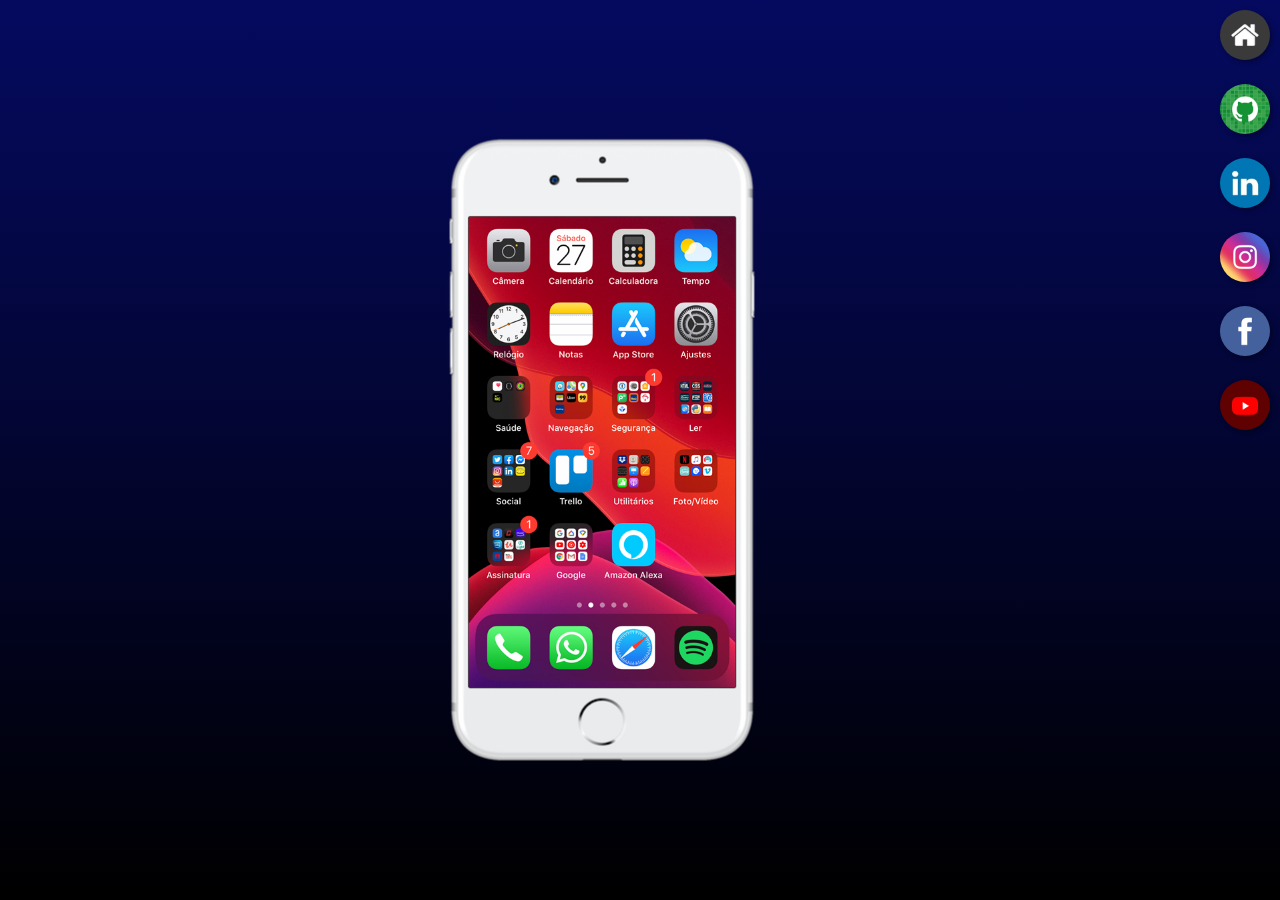
<file: index.html>
<!DOCTYPE html>
<html lang="en">
<head>
    <meta charset="UTF-8">
    <meta http-equiv="X-UA-Compatible" content="IE=edge">
    <meta name="viewport" content="width=device-width, initial-scale=1.0">
    <link rel="shortcut icon" href="favicon.ico" type="image/x-icon">
    <link rel="stylesheet" href="estilos/style.css">
    <title>Projeto redes sociais</title>
</head>
<body>
    
    <main>
        <section id="telefone">
            <iframe src="home.html" name="tela" id="tela" frameborder="0">
                Seu navegador não é compativel :(
            </iframe>
        </section>
        <section id="redes-sociais">
            <a href="home.html" target="tela"><img src="imagens/logo-home.jpg" alt="home"></a><br>
            <a href="github.html" target="tela"><img src="imagens/logo-github.jpg" alt="github"></a><br>
            <a href="linkedin.html" target="tela"><img src="imagens/logo-linkedin.jpg" alt="linkedin"></a><br>
            <a href="instagram.html" target="tela"><img src="imagens/logo-instagram.jpg" alt="instagram"></a><br>
            <a href="facebook.html" target="tela"><img src="imagens/logo-facebook.jpg" alt="facebook"></a><br>
            <a href="youtube.html" target="tela"><img src="imagens/logo-youtube.jpg" alt="youtube"></a> <br>         
        </section>
    </main>
</body>
</html>
</file>
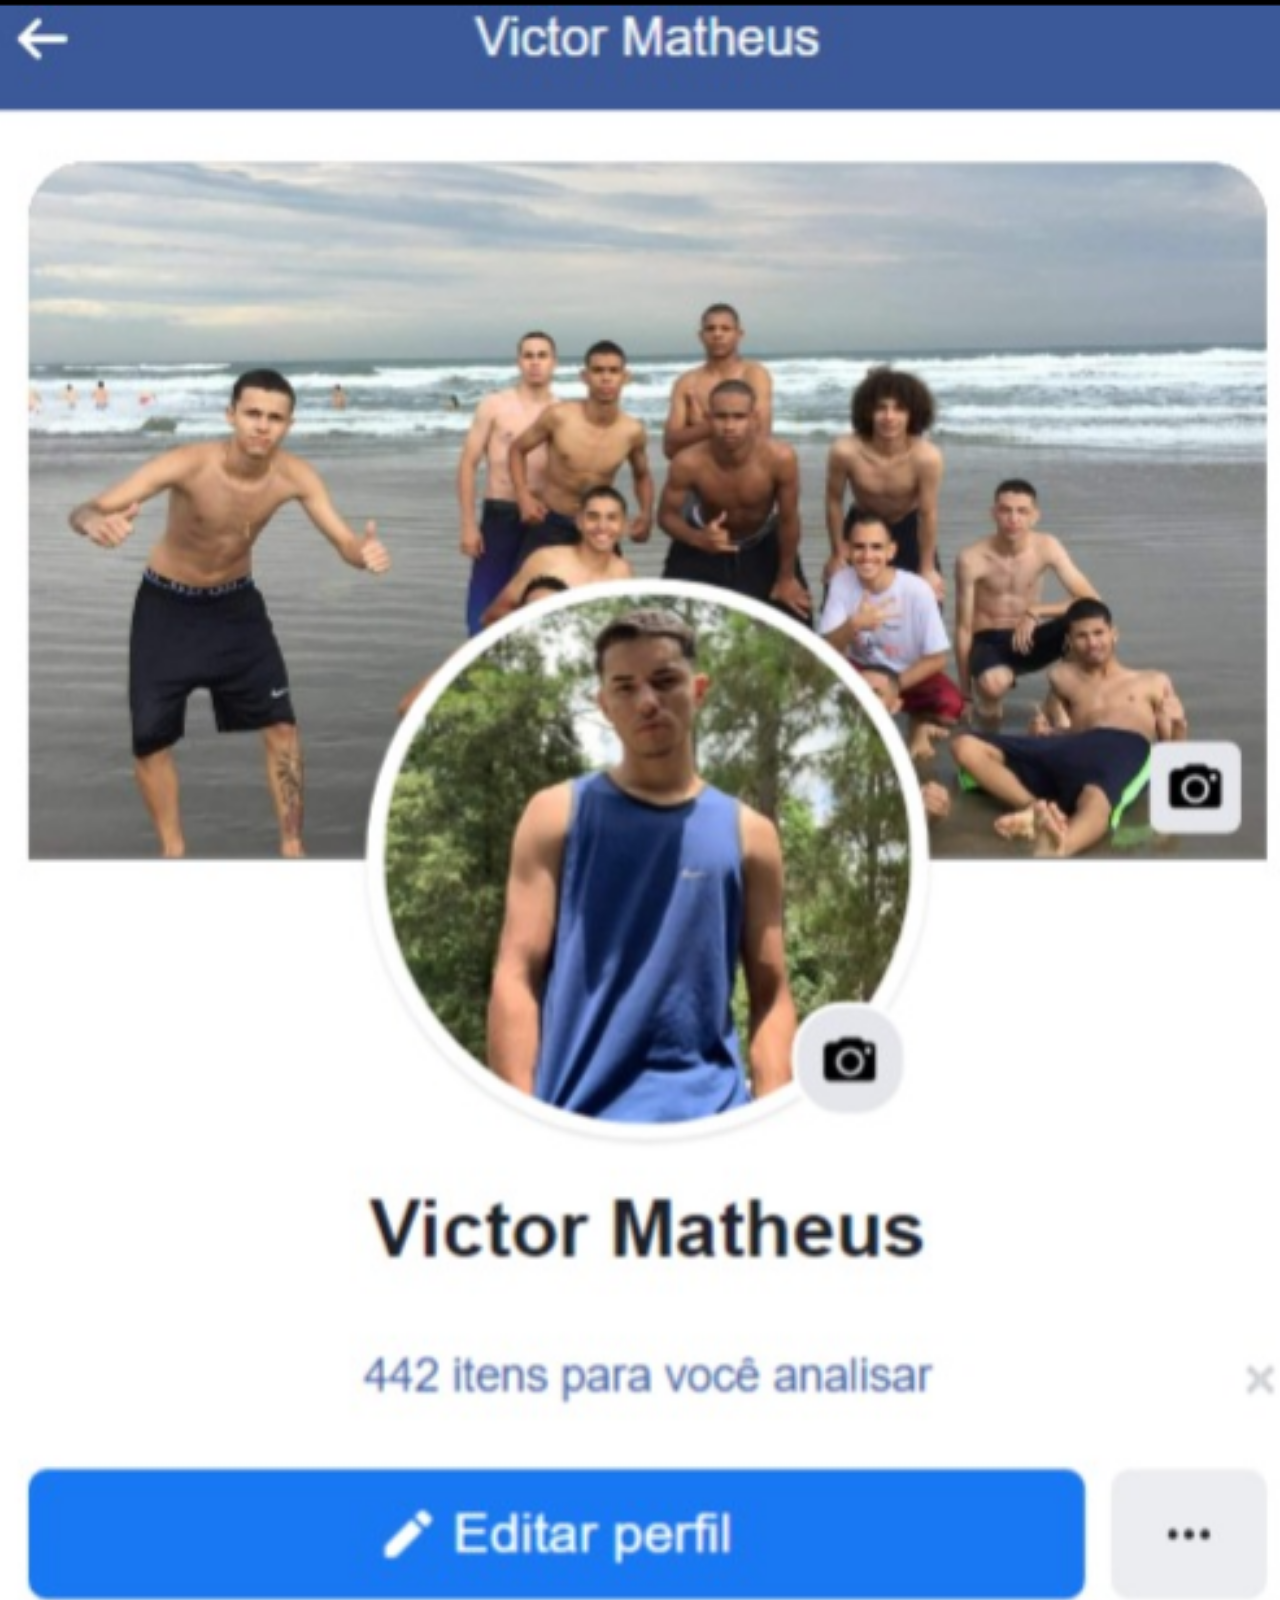
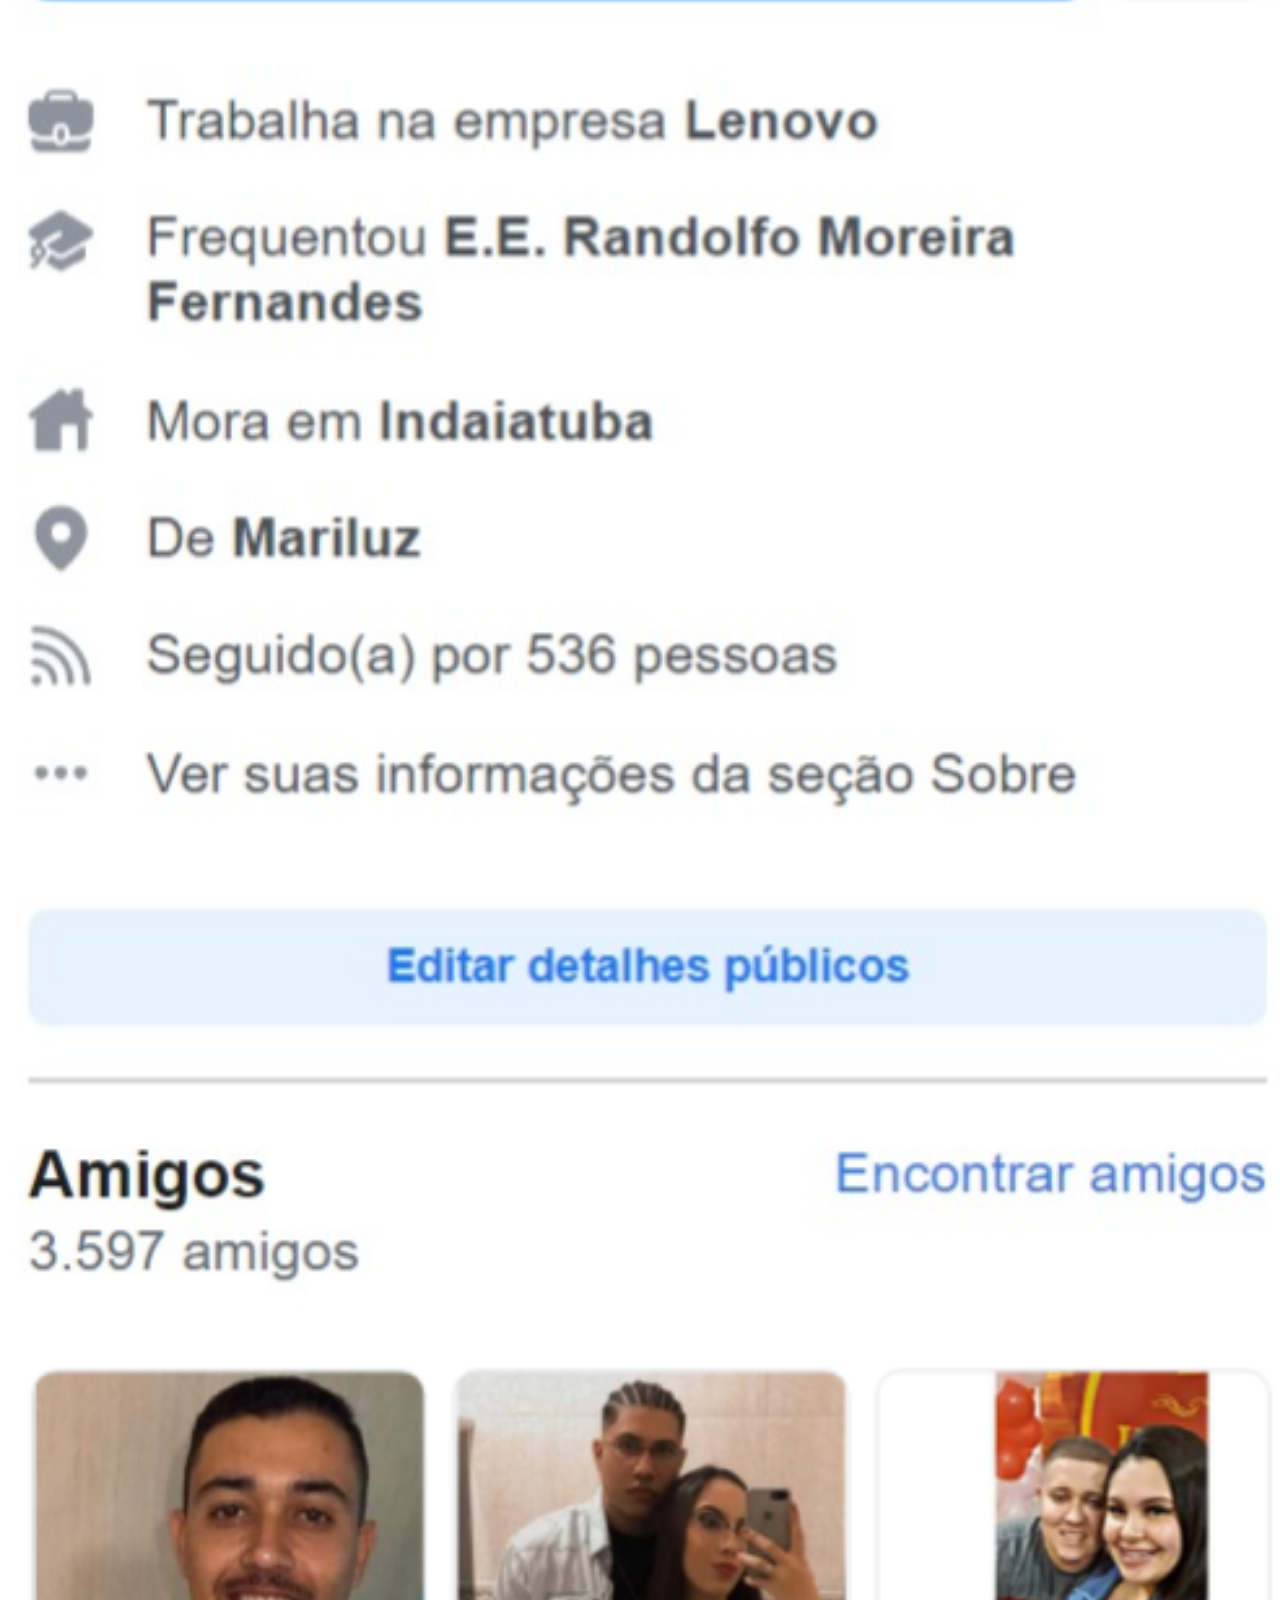
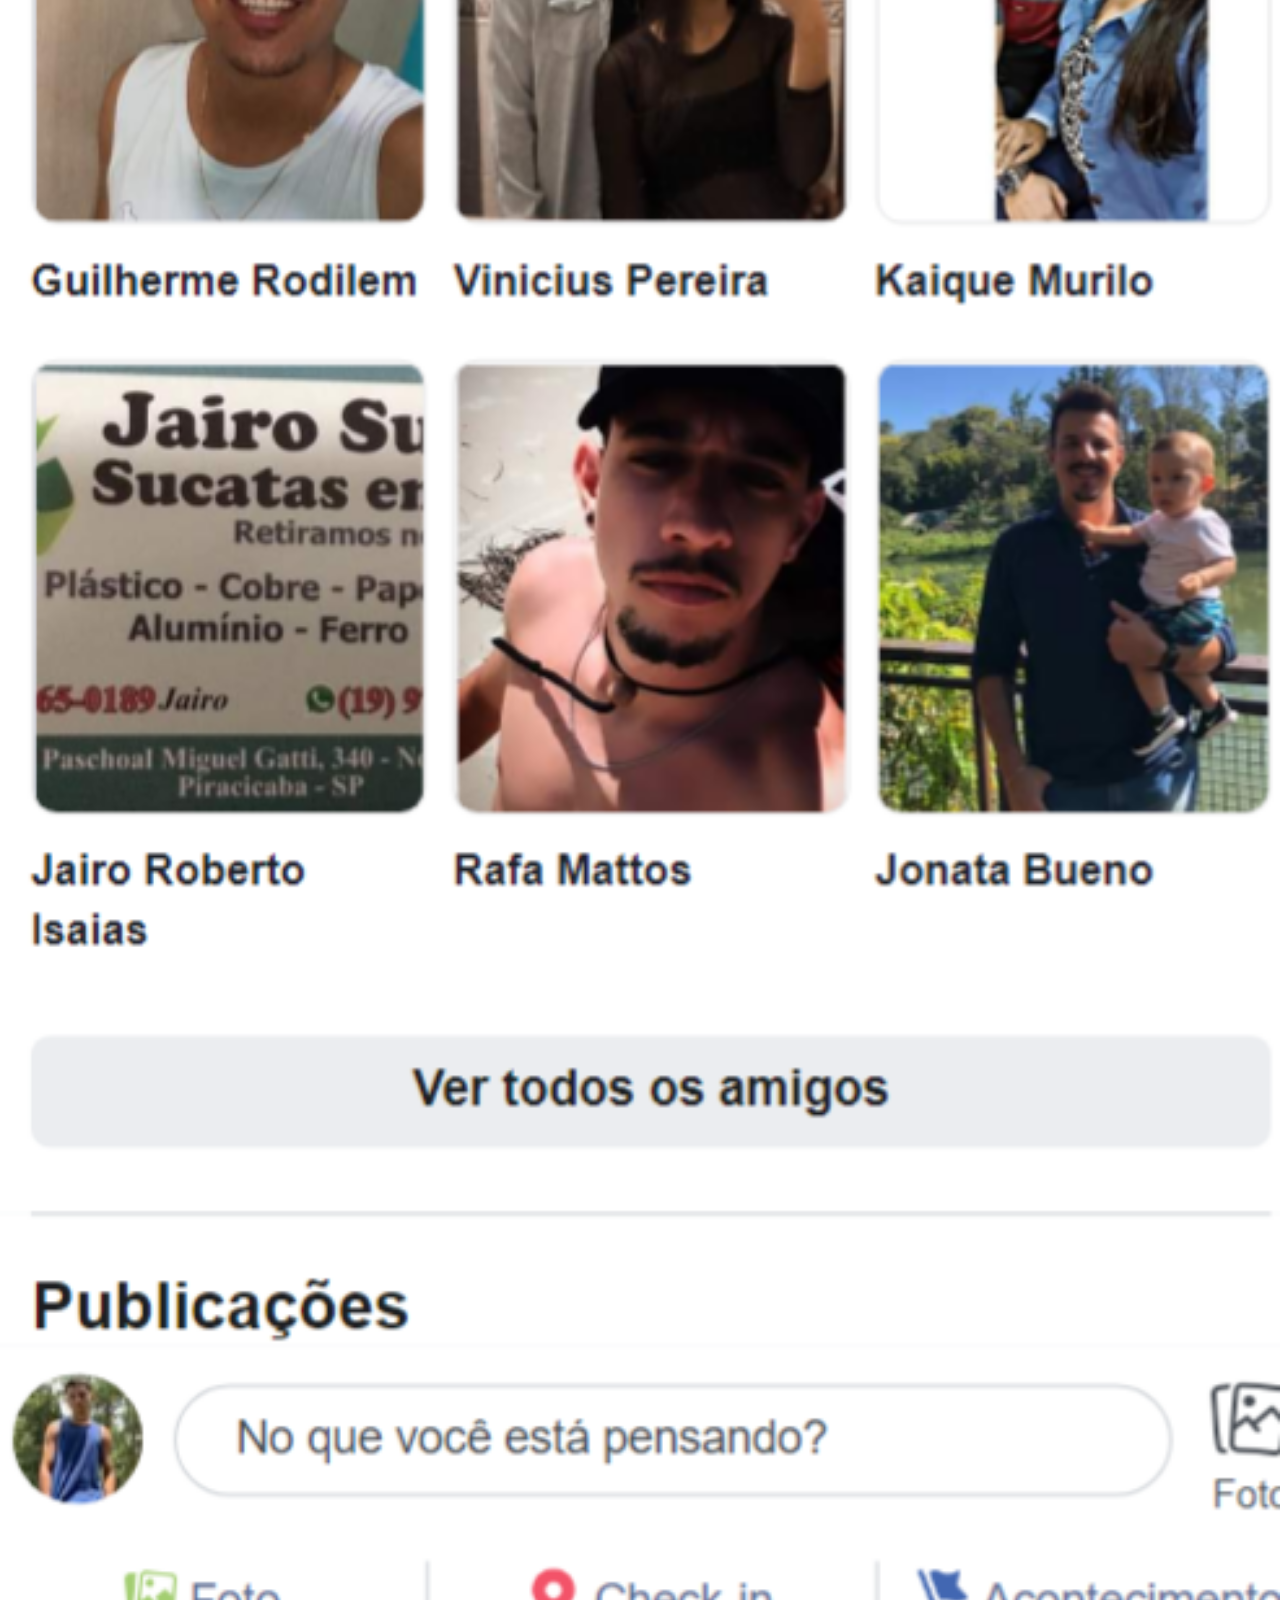
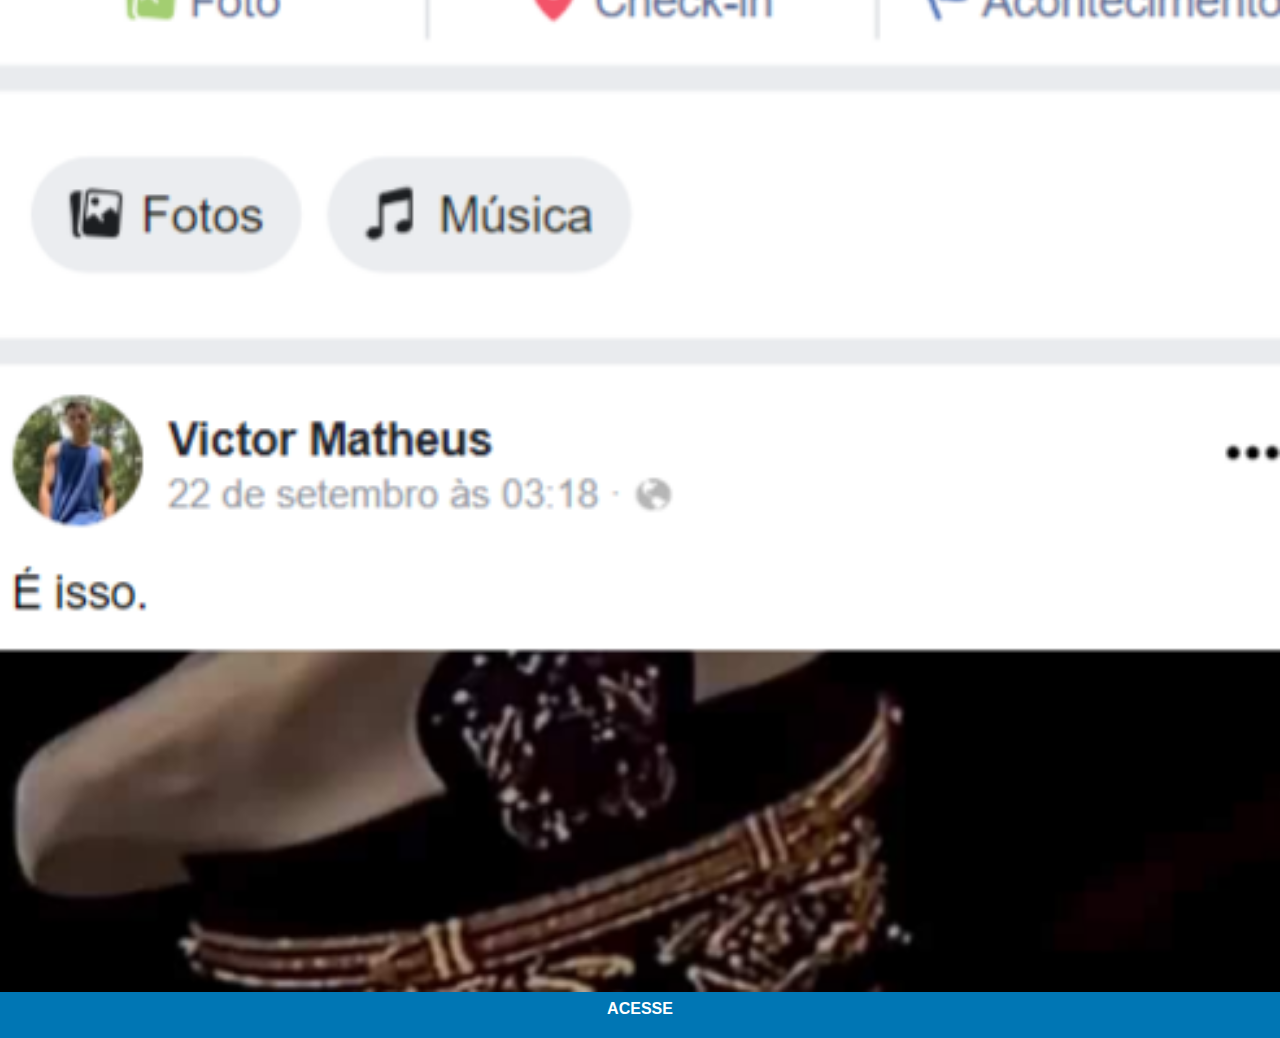
<file: facebook.html>
<!DOCTYPE html>
<html lang="en">
<head>
    <meta charset="UTF-8">
    <meta http-equiv="X-UA-Compatible" content="IE=edge">
    <meta name="viewport" content="width=device-width, initial-scale=1.0">
    <title>Github</title>
    <link rel="stylesheet" href="estilos/social.css">
</head>
<body>
     <img src="imagens/Facebook.png" alt="github">
     <a href="https://www.facebook.com/victor.matheus.777" target="_blank">ACESSE</a>
</body>
</html>
</file>
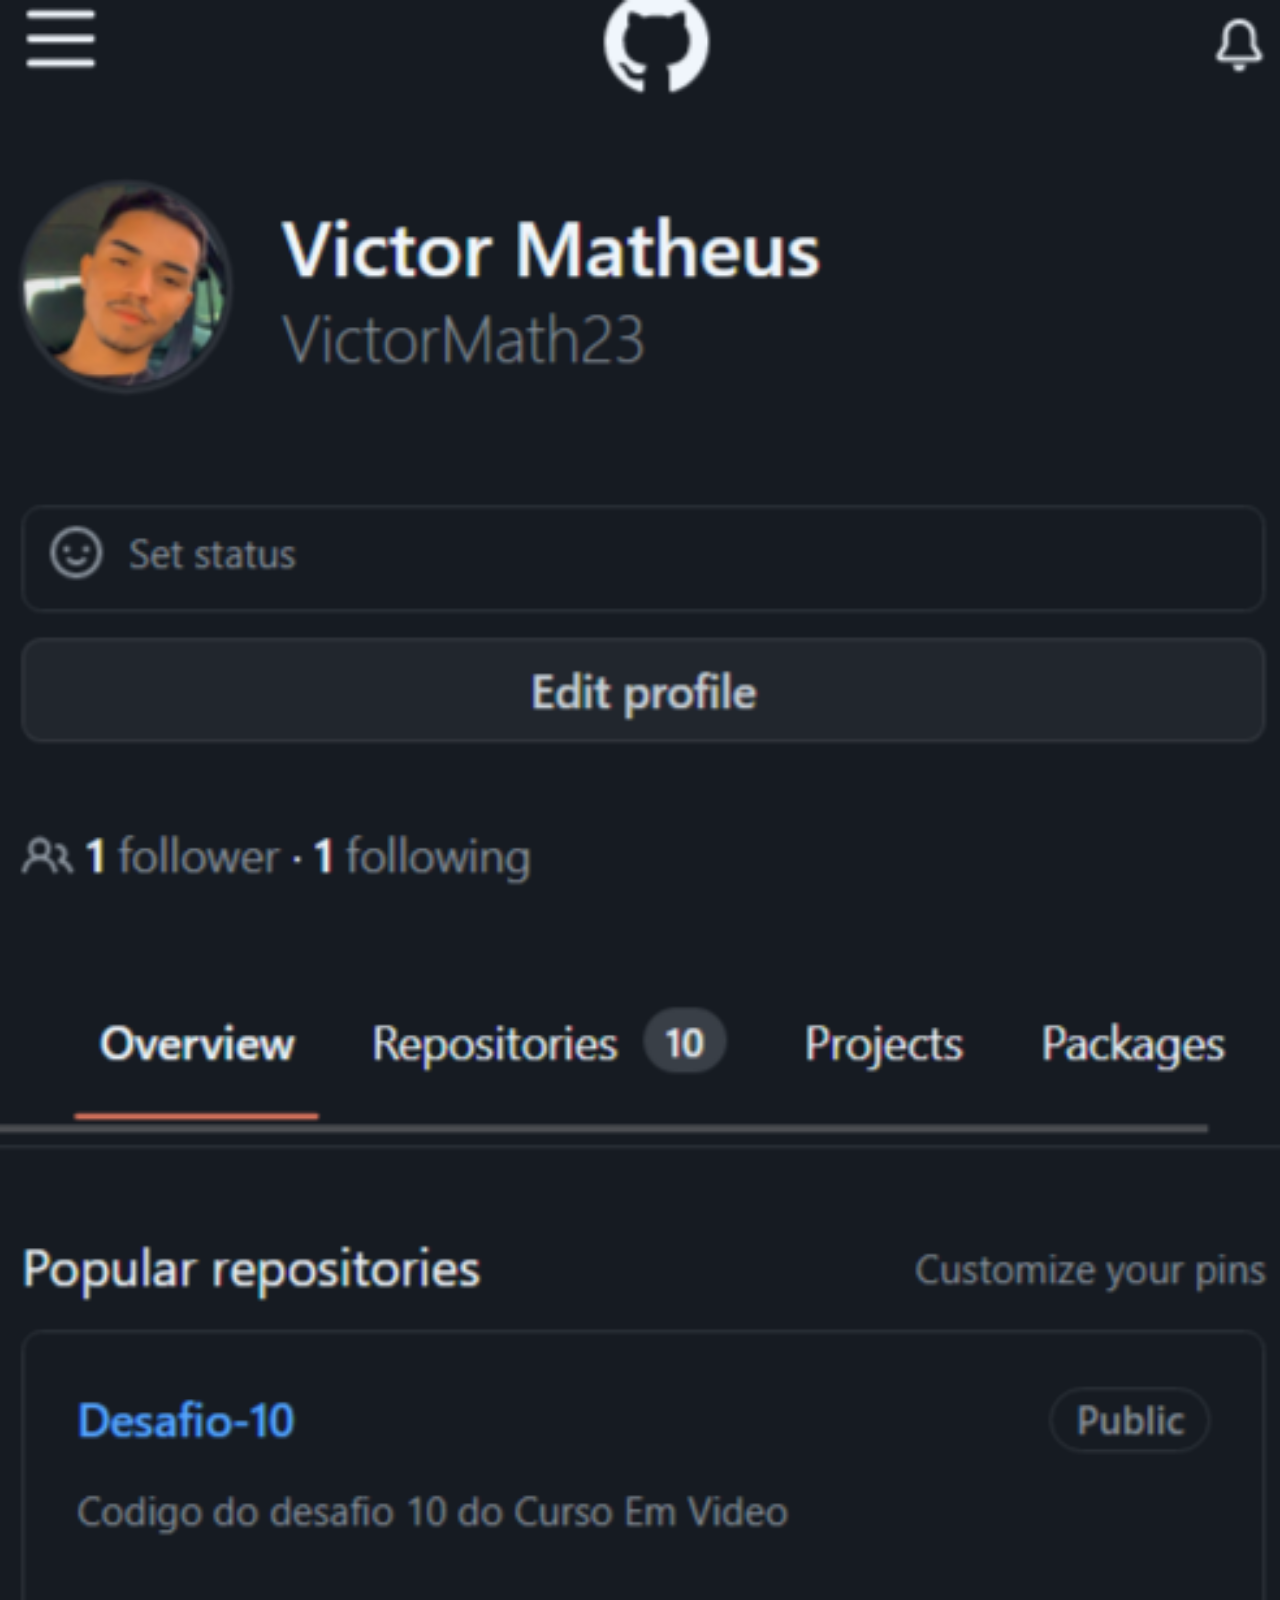
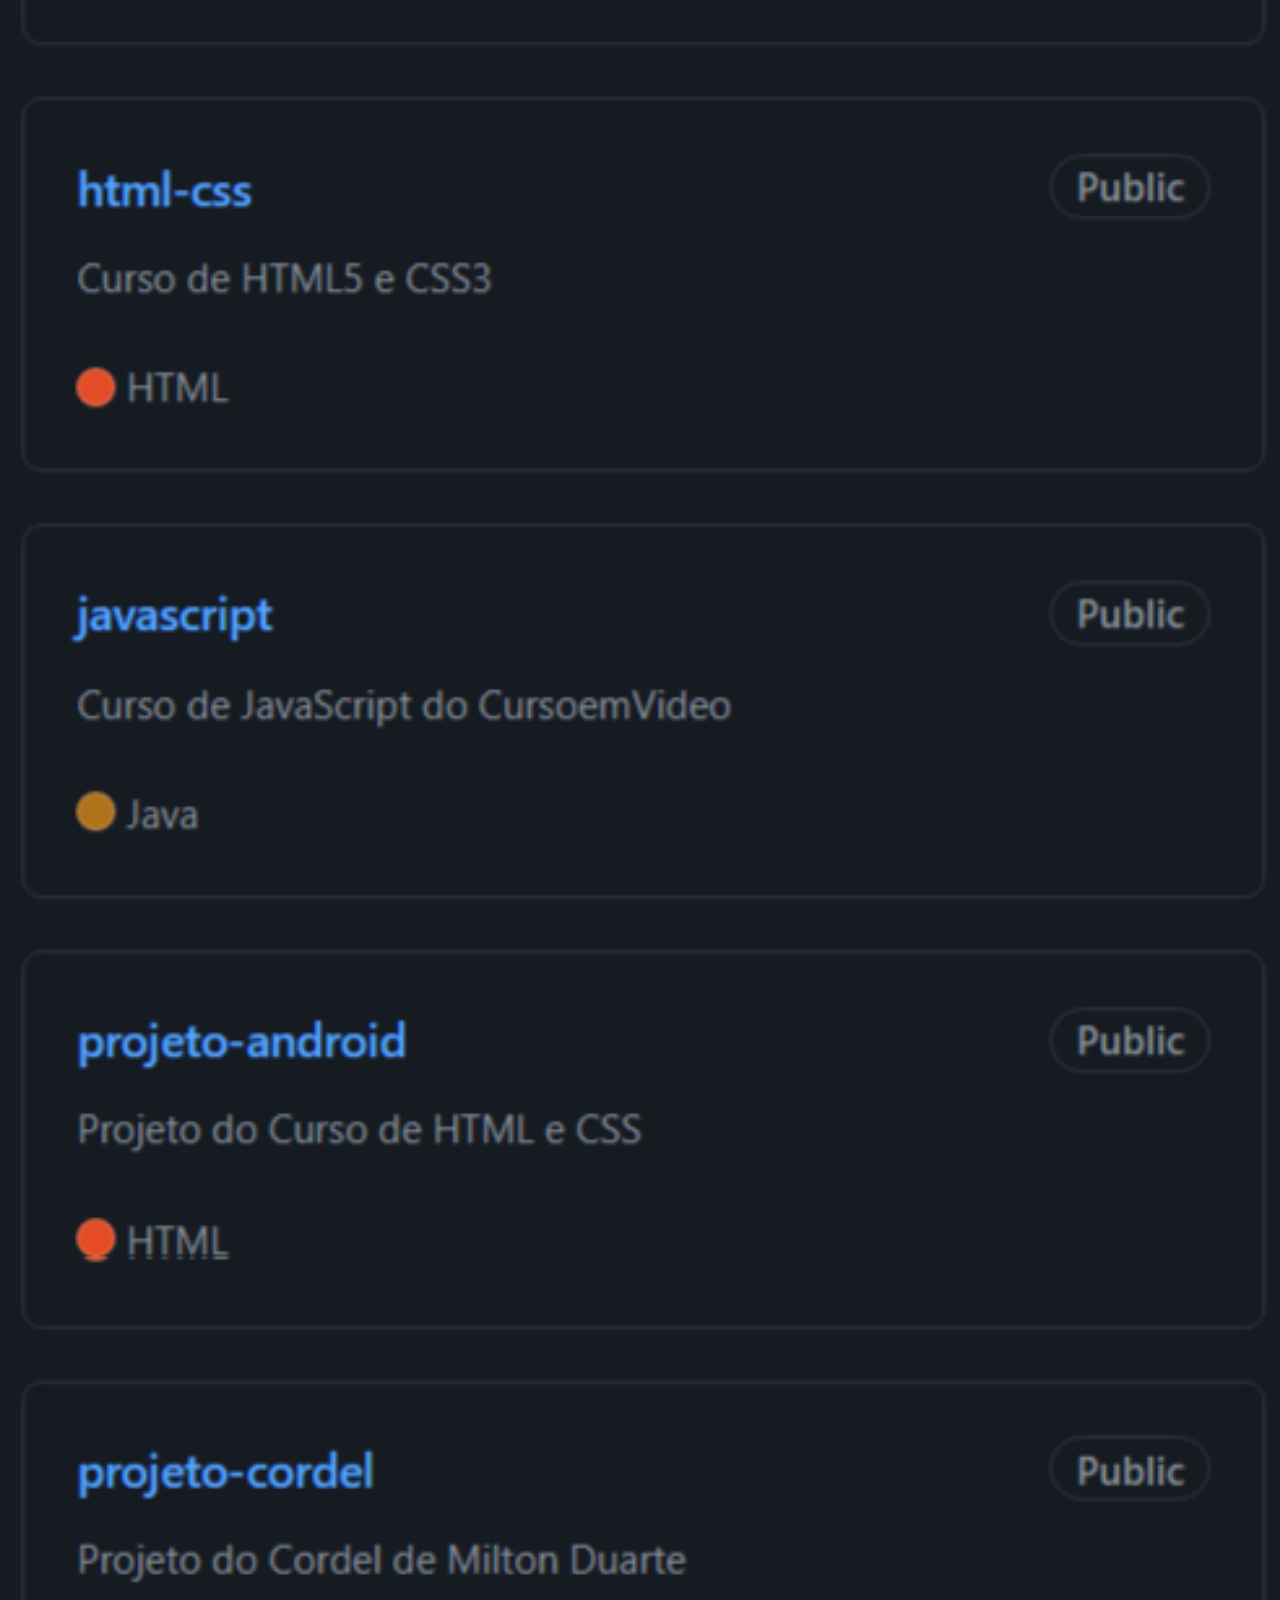
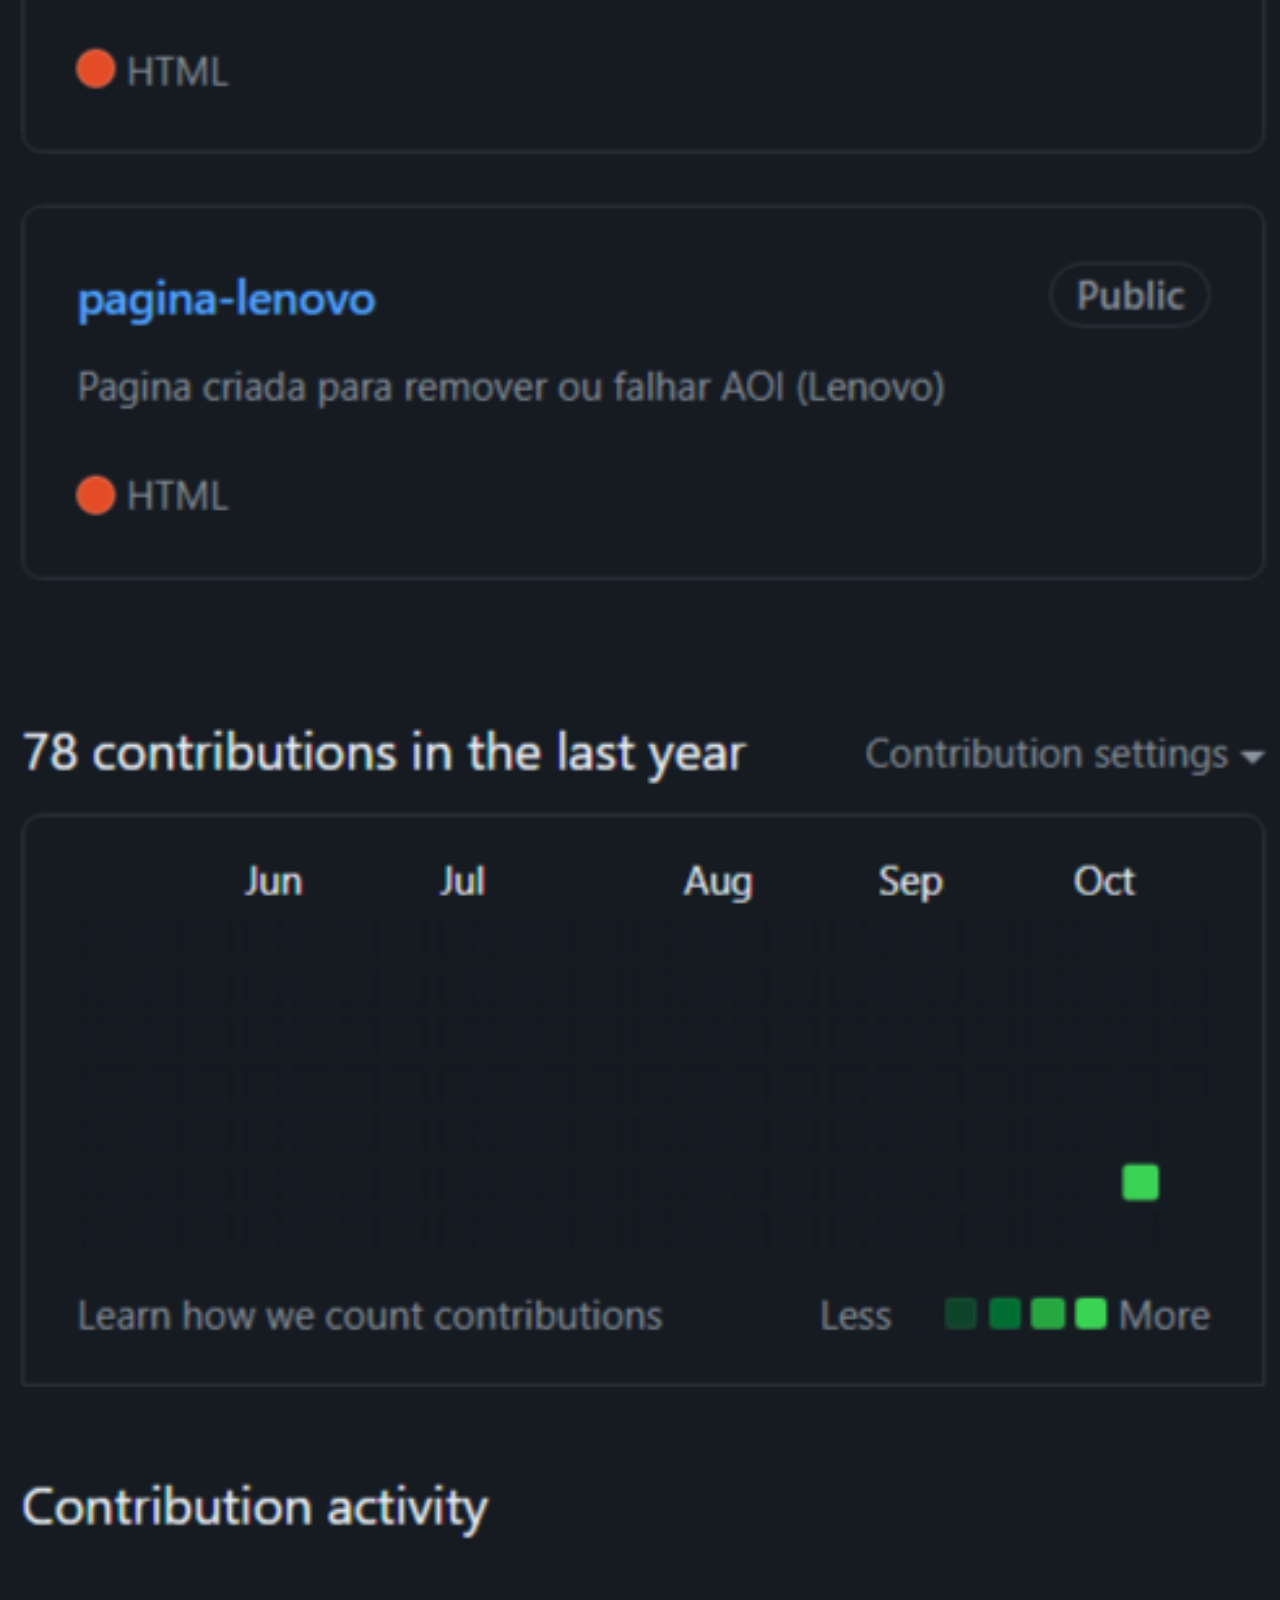
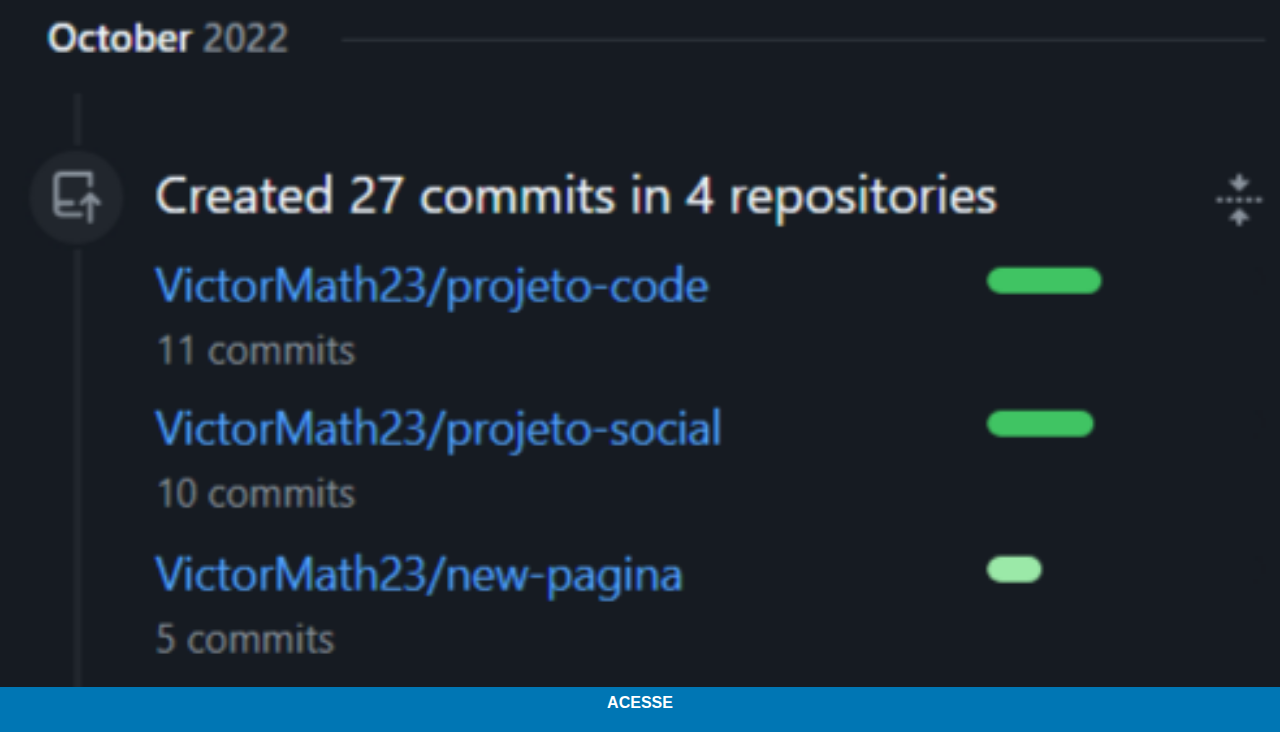
<file: github.html>
<!DOCTYPE html>
<html lang="en">
<head>
    <meta charset="UTF-8">
    <meta http-equiv="X-UA-Compatible" content="IE=edge">
    <meta name="viewport" content="width=device-width, initial-scale=1.0">
    <title>Github</title>
    <link rel="stylesheet" href="estilos/social.css">
</head>
<body>
     <img src="imagens/GitHub.png" alt="github">
     <a href="https://github.com/VictorMath23" target="_blank">ACESSE</a>
</body>
</html>
</file>
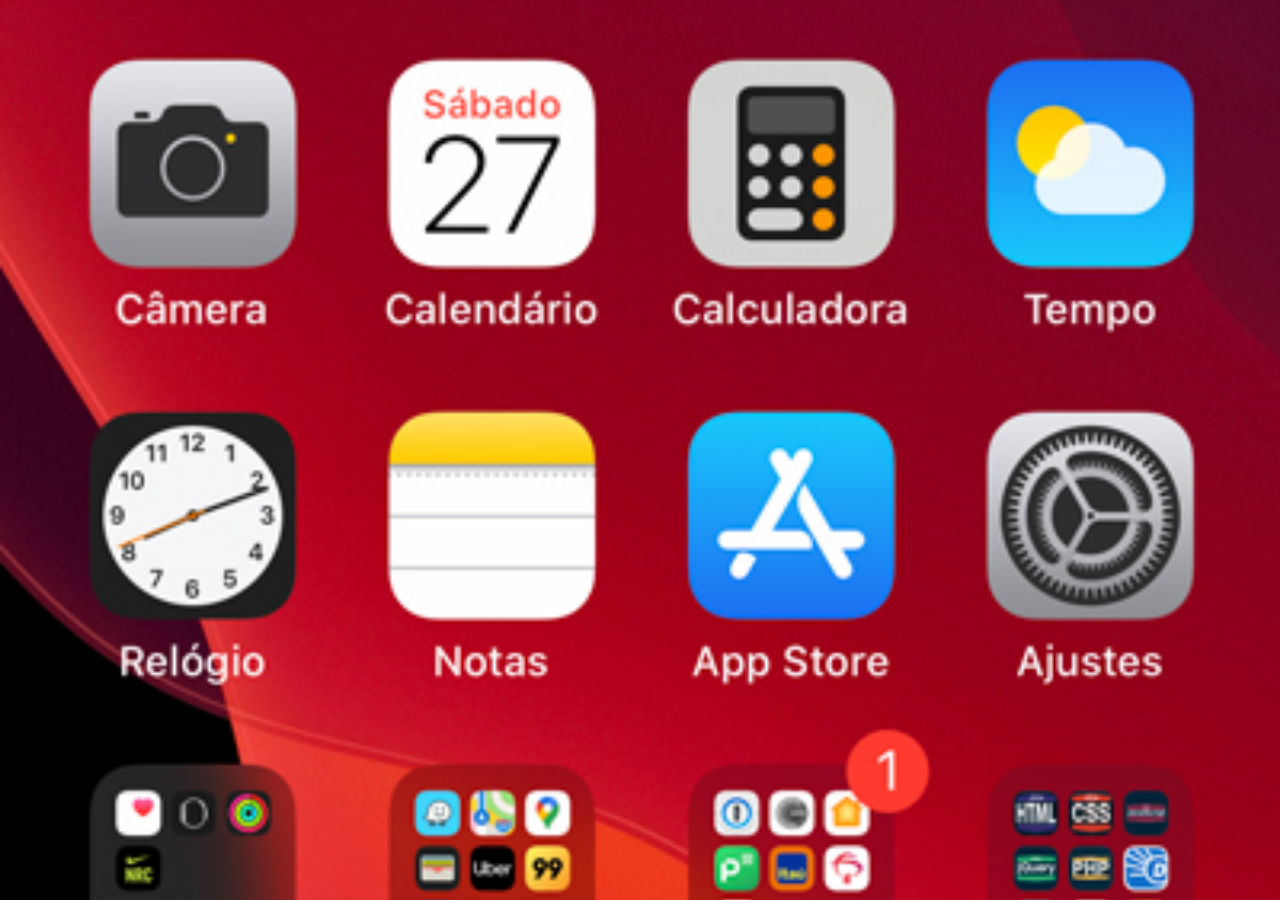
<file: home.html>
<!DOCTYPE html>
<html lang="en">
<head>
    <meta charset="UTF-8">
    <meta http-equiv="X-UA-Compatible" content="IE=edge">
    <meta name="viewport" content="width=device-width, initial-scale=1.0">
    <title>home</title>
</head>
<style>
    *{
        margin: 0;
        padding: 0;
    }

    body{
        width: 100vw;
        height: 100vh;
        background: black url(imagens/tela-home.jpg) no-repeat top center;
        background-size: cover;
    
    }
</style>
<body>
    
</body>
</html>
</file>
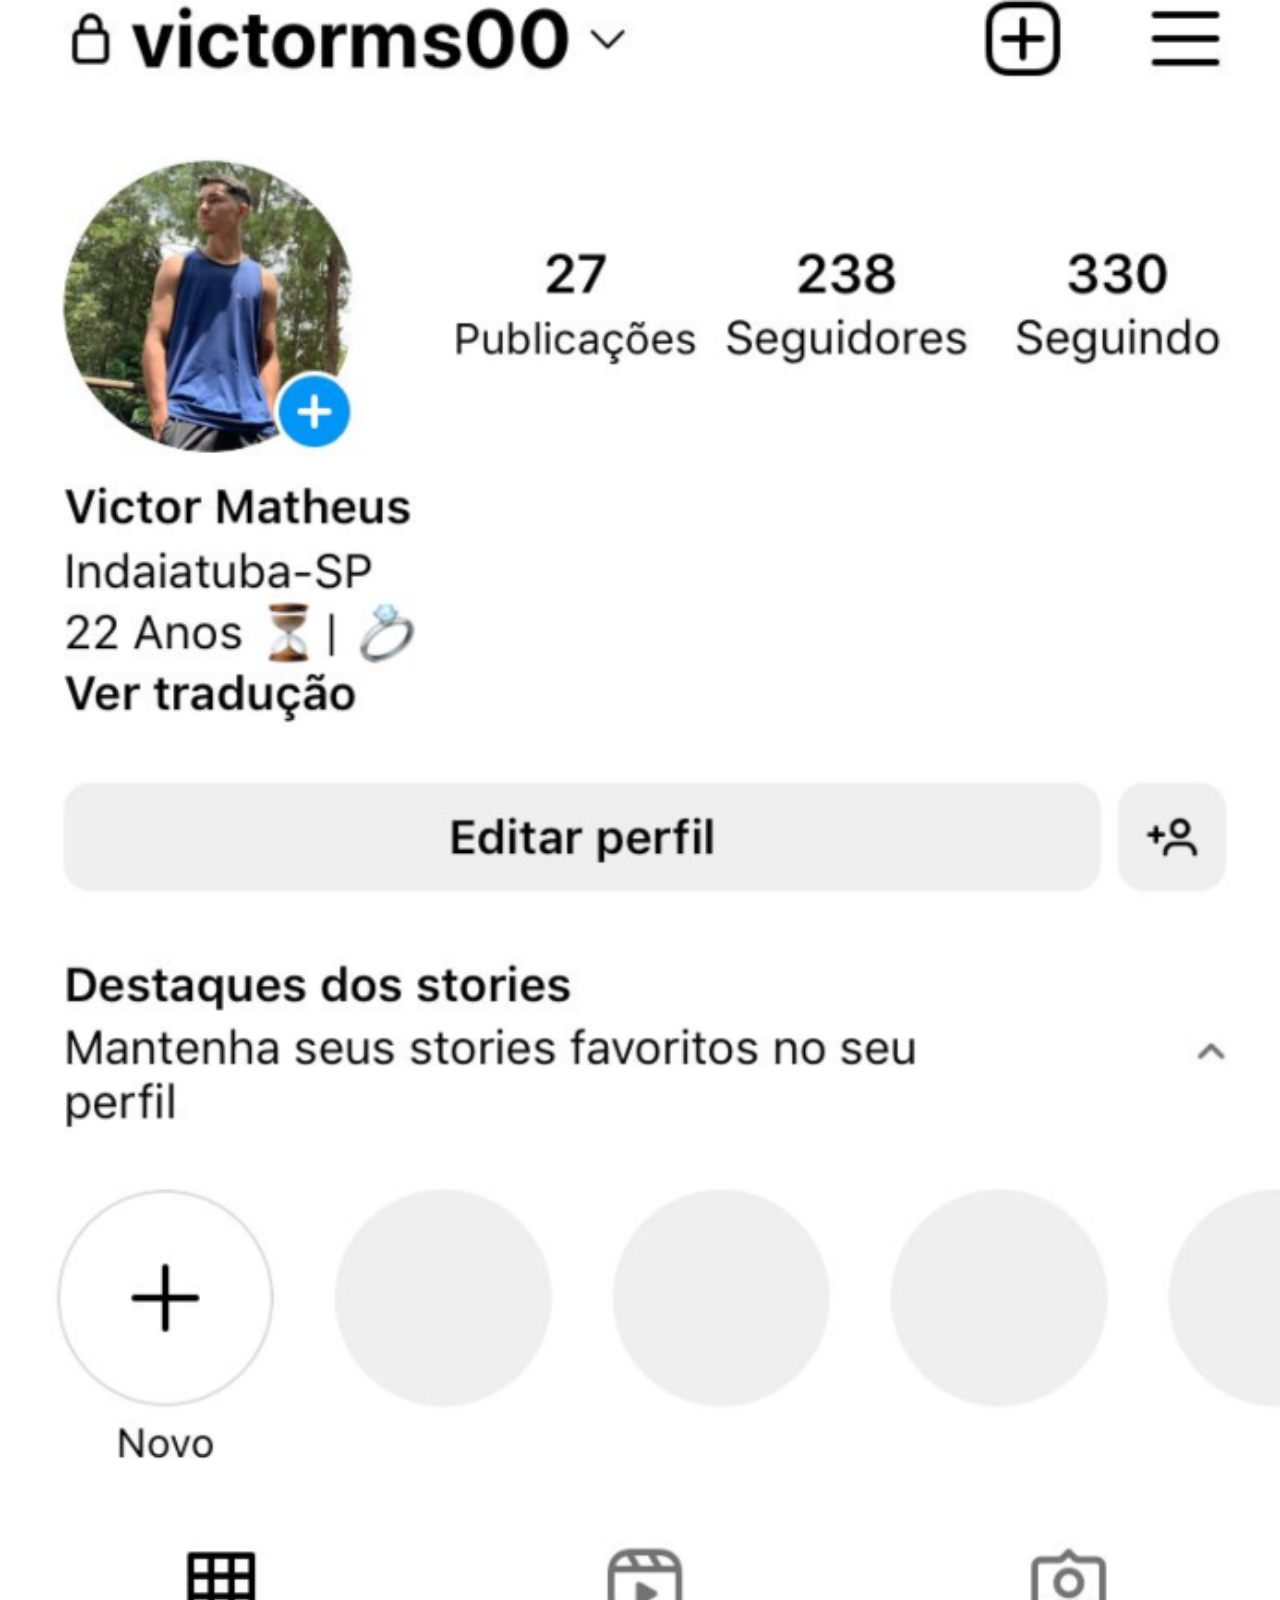
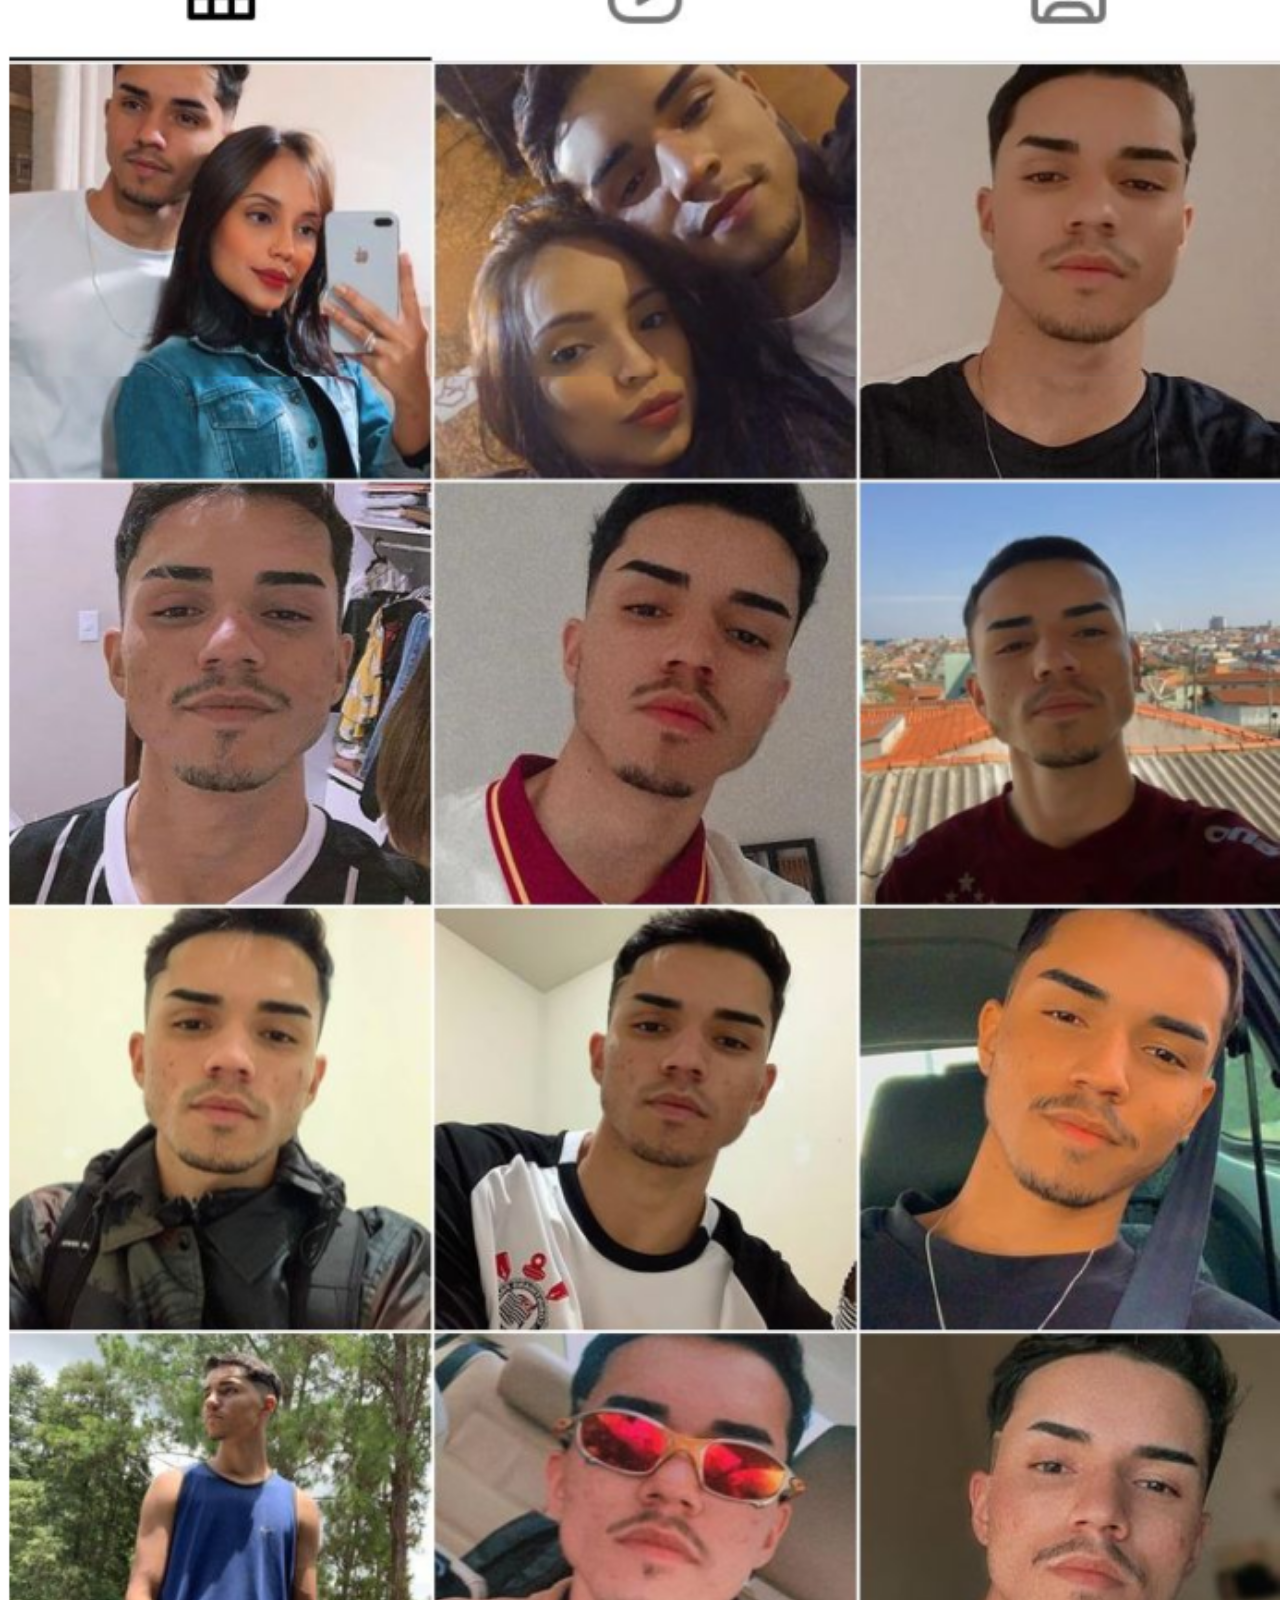
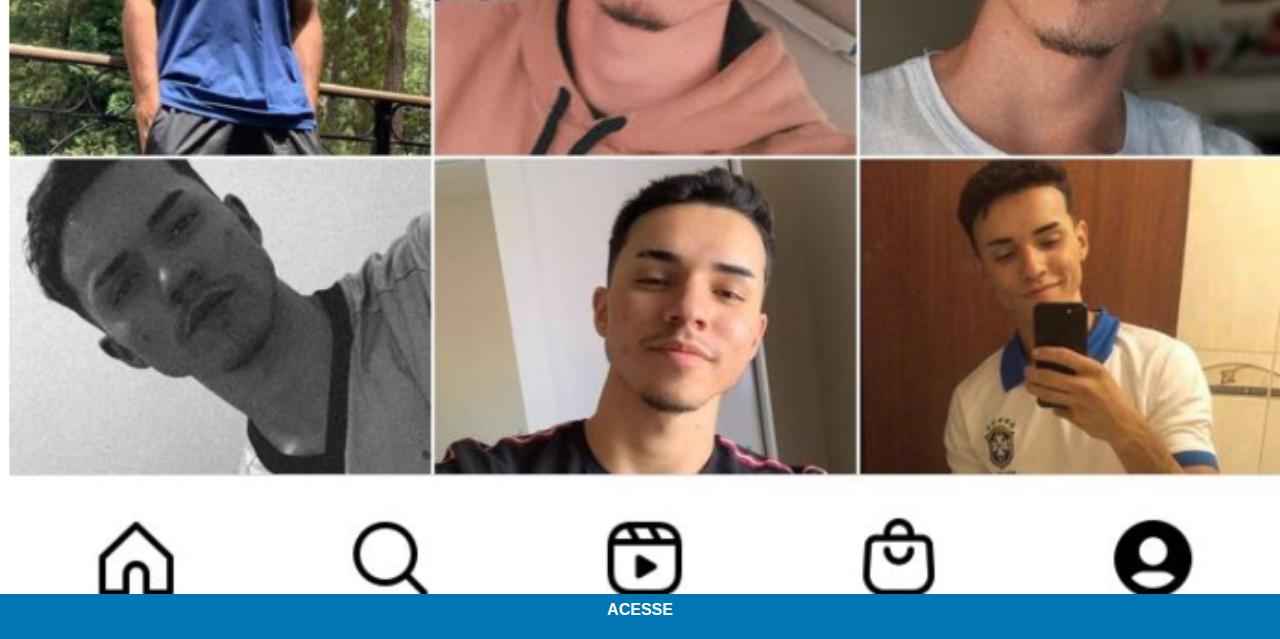
<file: instagram.html>
<!DOCTYPE html>
<html lang="en">
<head>
    <meta charset="UTF-8">
    <meta http-equiv="X-UA-Compatible" content="IE=edge">
    <meta name="viewport" content="width=device-width, initial-scale=1.0">
    <title>Github</title>
    <link rel="stylesheet" href="estilos/social.css">
</head>
<body>
     <img src="imagens/Instagram.png" alt="github">
     <a href="https://www.instagram.com/victorms00" target="_blank">ACESSE</a>
</body>
</html>
</file>
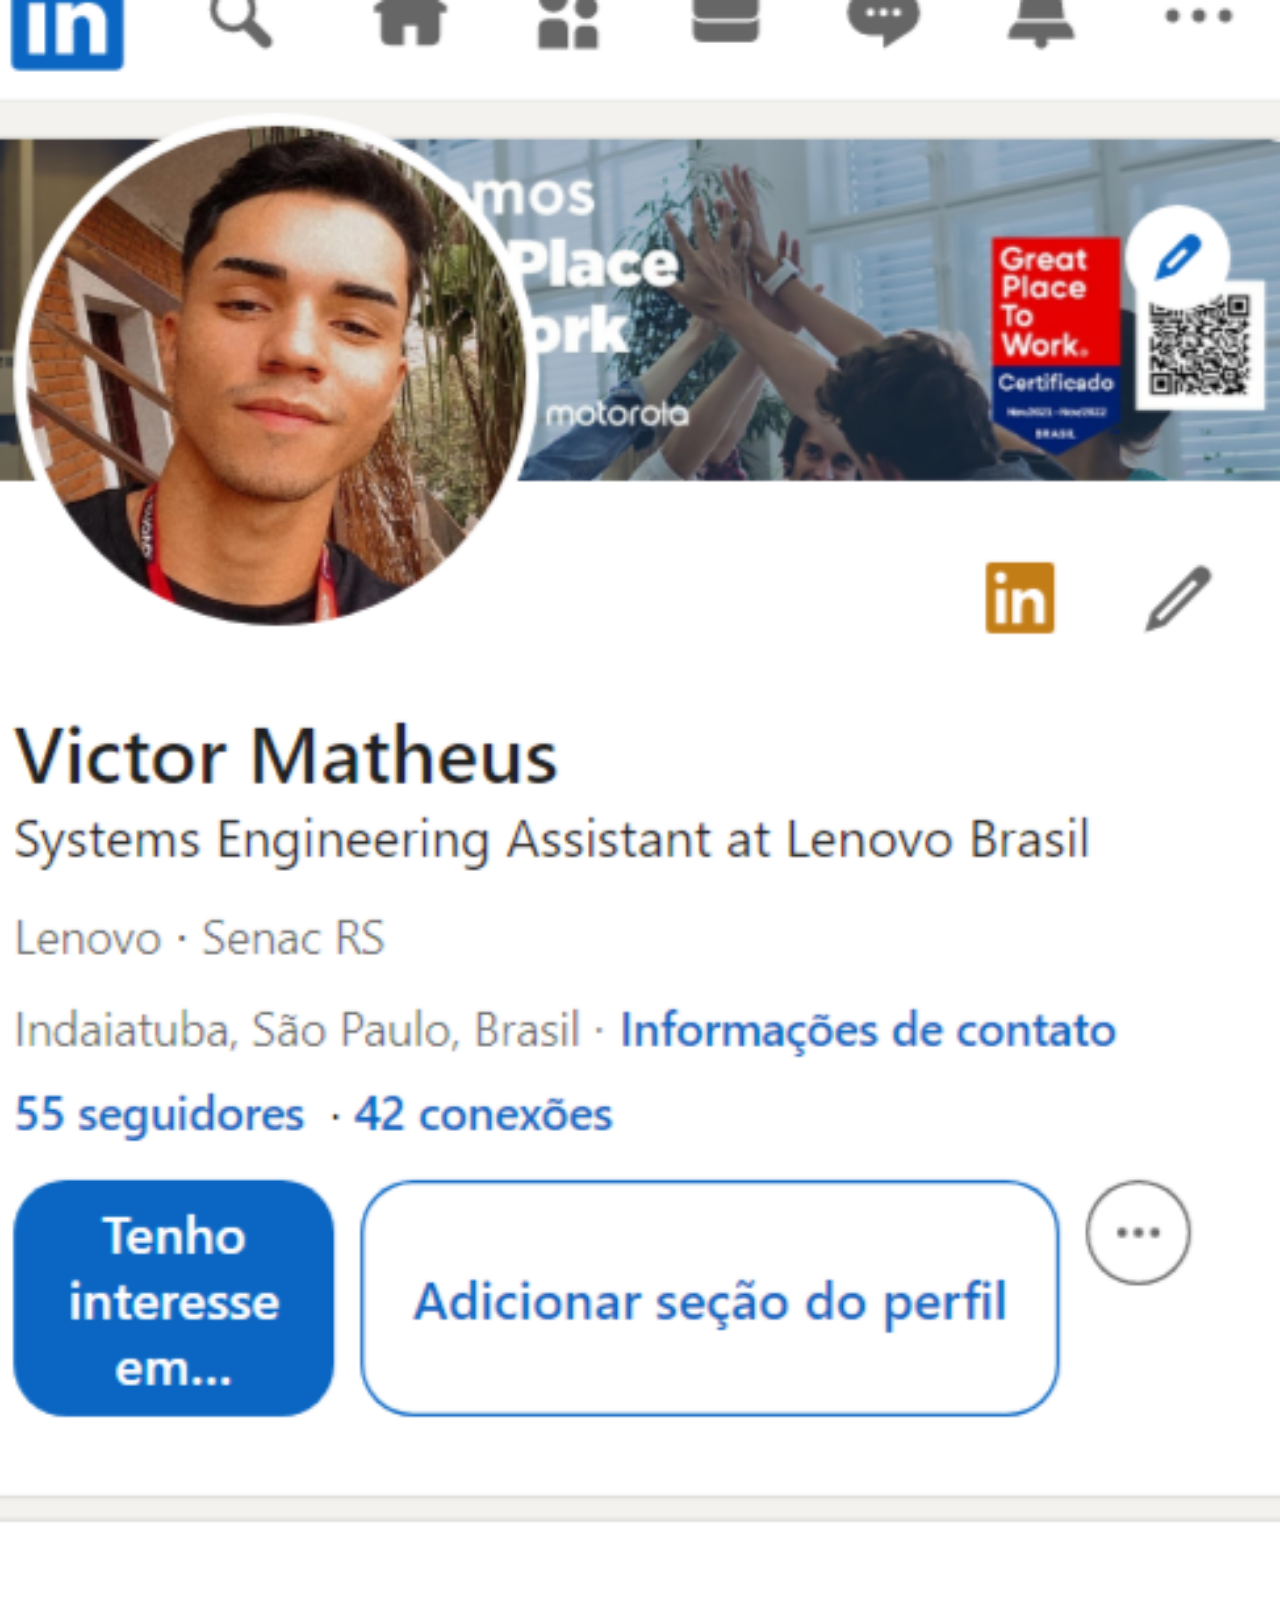
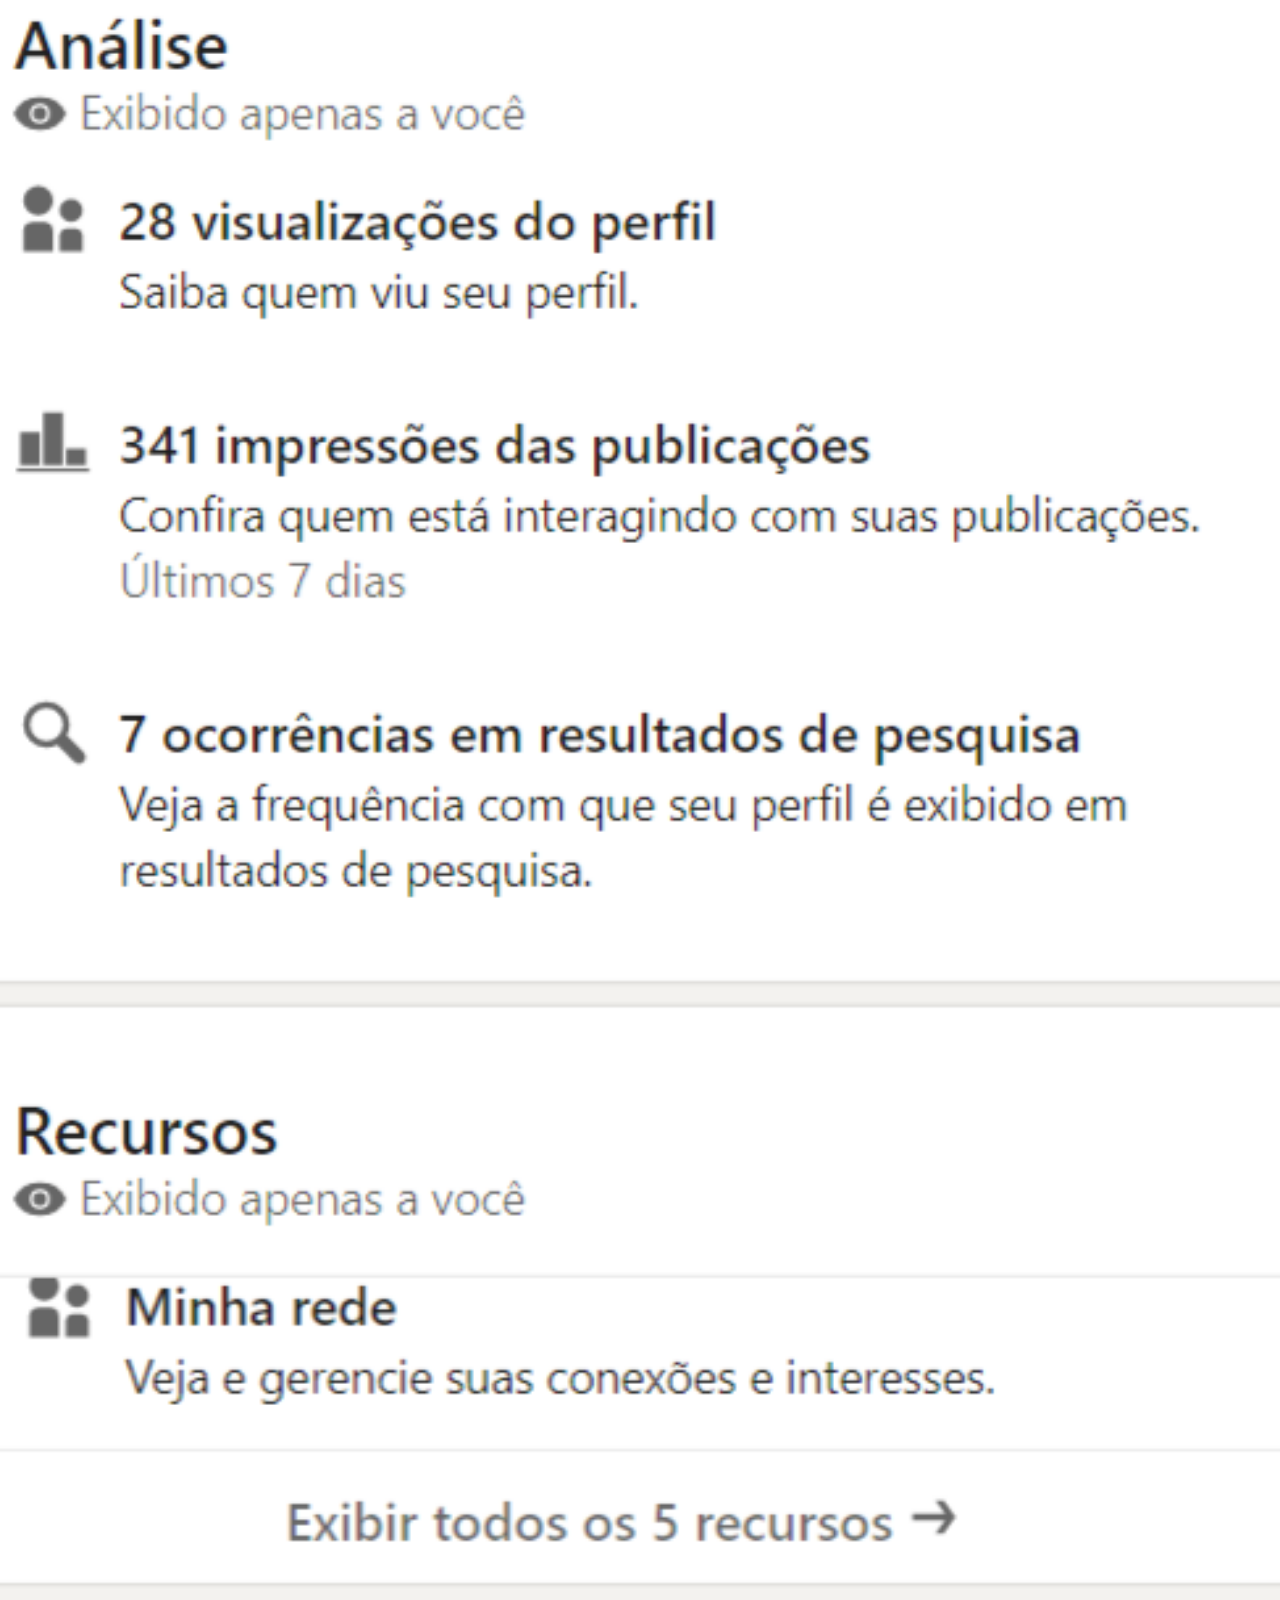
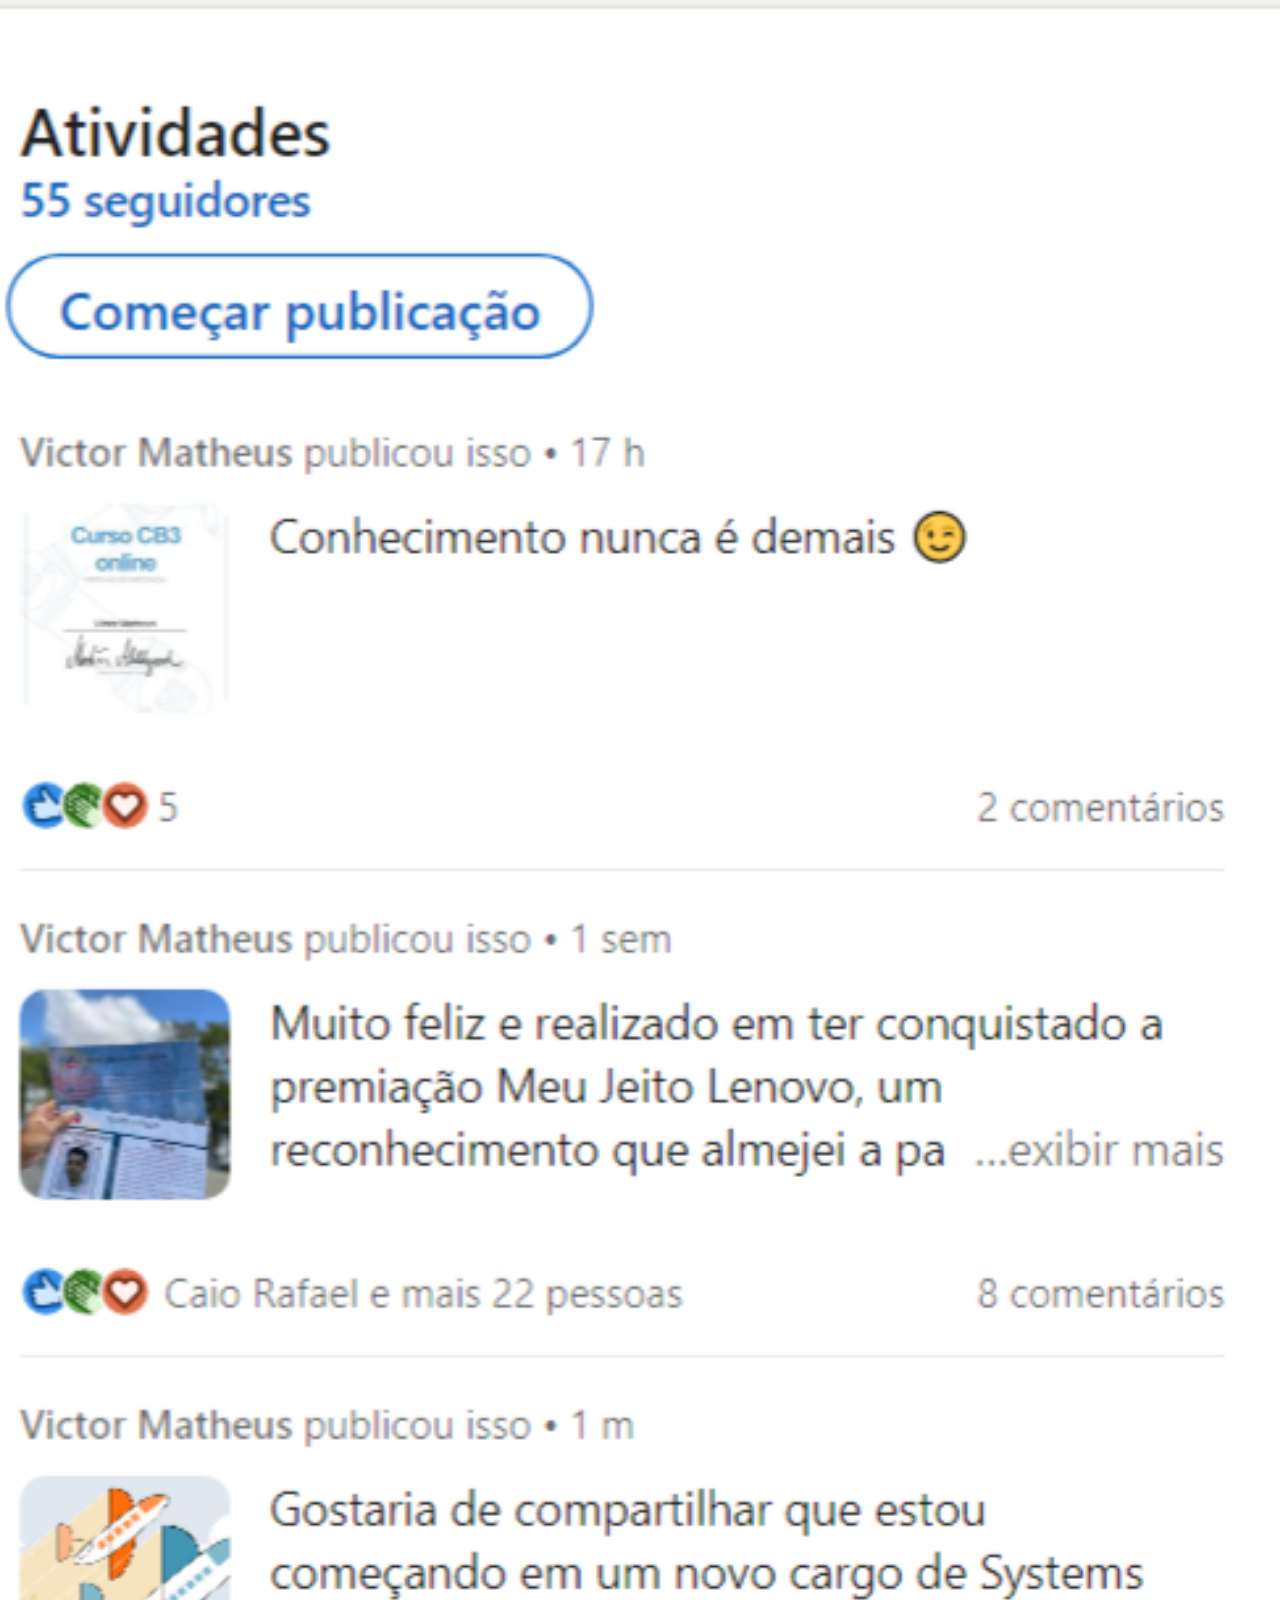
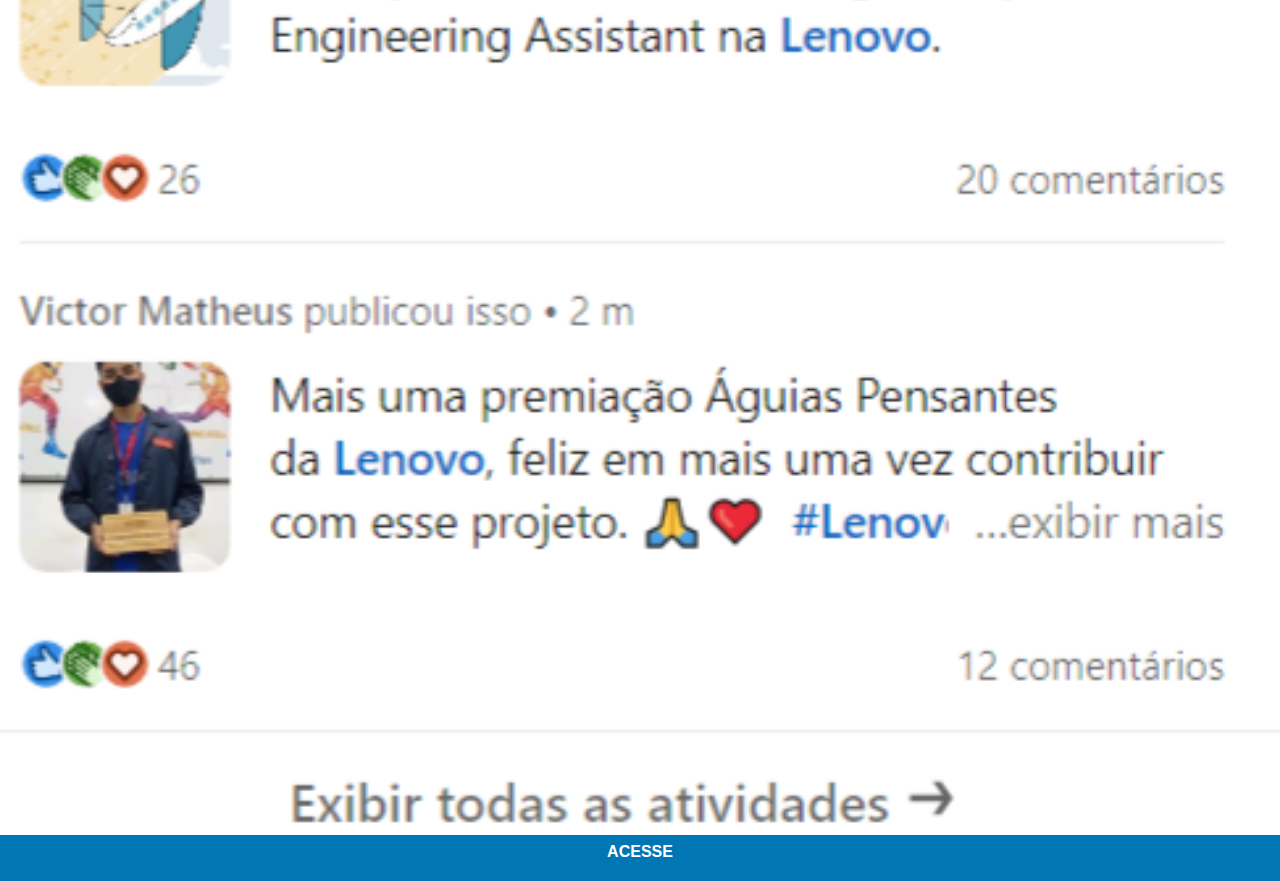
<file: linkedin.html>
<!DOCTYPE html>
<html lang="en">
<head>
    <meta charset="UTF-8">
    <meta http-equiv="X-UA-Compatible" content="IE=edge">
    <meta name="viewport" content="width=device-width, initial-scale=1.0">
    <title>Github</title>
    <link rel="stylesheet" href="estilos/social.css">   
</head>
<body>
     <img src="imagens/LinkedIn (1).png" alt="github">
     <a href="https://www.linkedin.com/in/victor-matheus-252929224/" target="_blank">ACESSE</a>
</body>
</html>
</file>
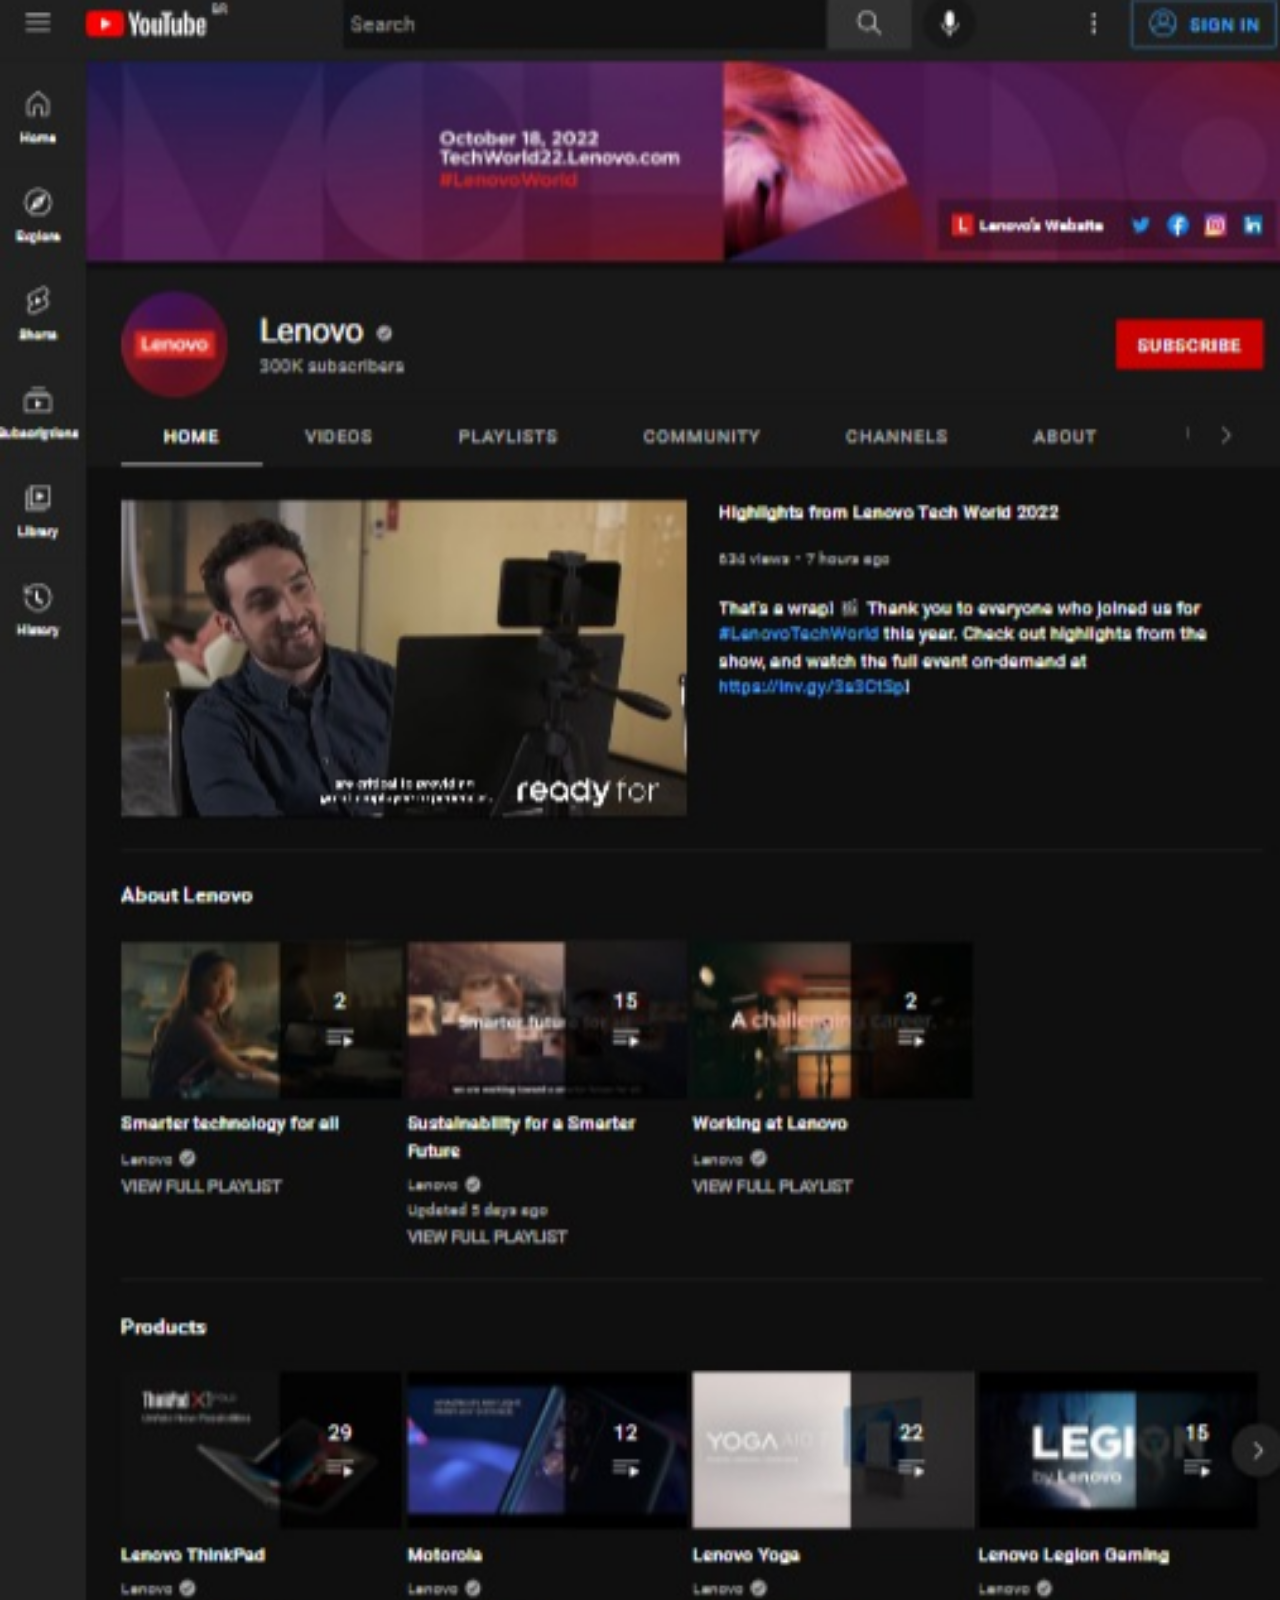
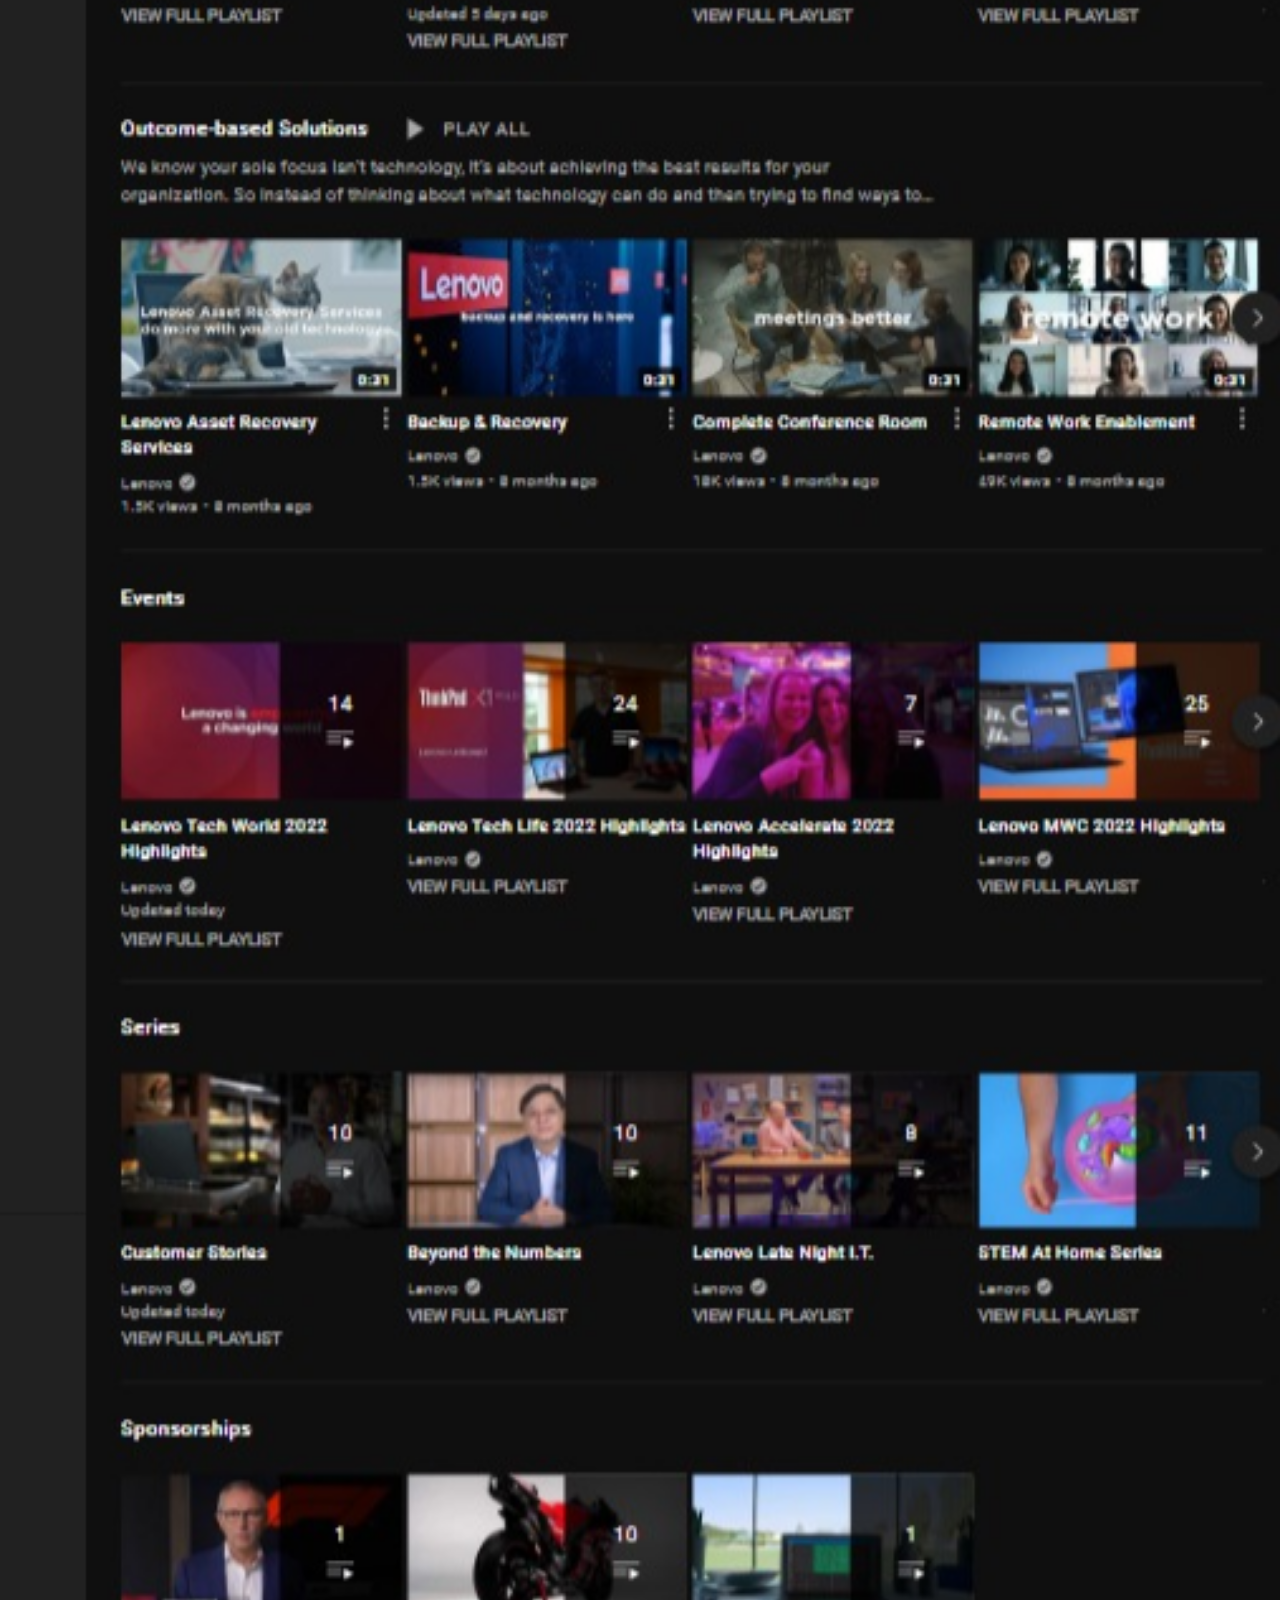
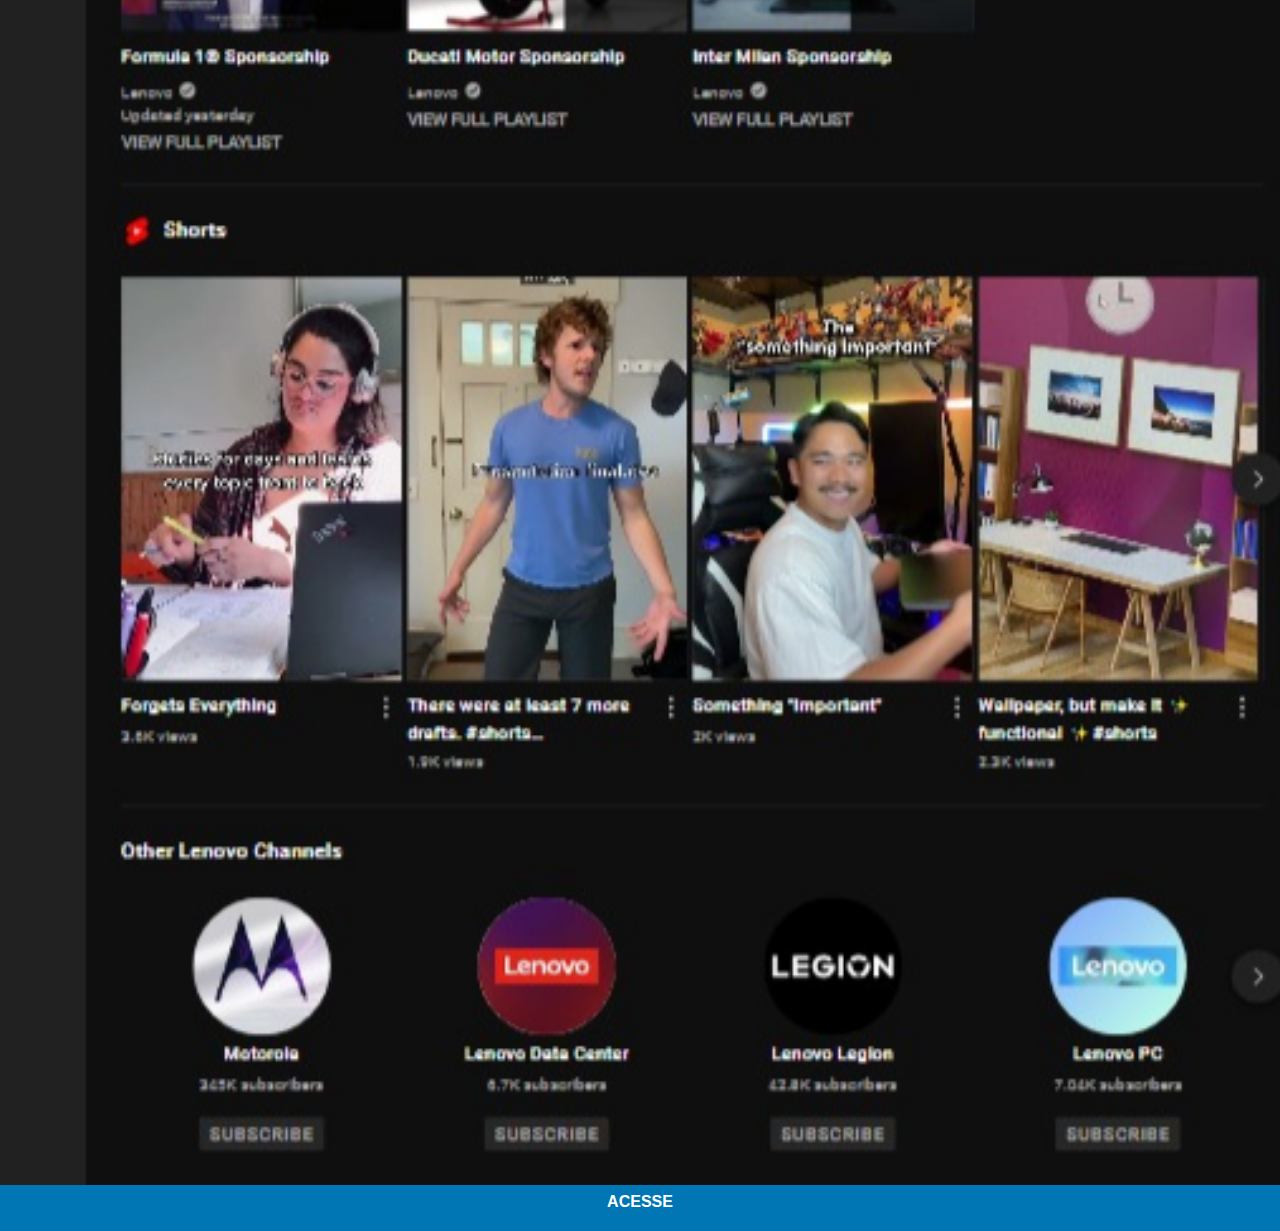
<file: youtube.html>
<!DOCTYPE html>
<html lang="en">
<head>
    <meta charset="UTF-8">
    <meta http-equiv="X-UA-Compatible" content="IE=edge">
    <meta name="viewport" content="width=device-width, initial-scale=1.0">
    <title>Github</title>
    <link rel="stylesheet" href="estilos/social.css">  
</head>
<body>
     <img src="imagens/Youtube.png" alt="github">
     <a href="https://www.youtube.com/lenovo" target="_blank">ACESSE</a>
</body>
</html>
</file>
<file: estilos/style.css>
@charset "UTF-8";


*{
    margin: 0px;
    padding: 0px;
    font-family: Arial, Helvetica, sans-serif;
}


html,body{

    height: 100vh;
    width: 100vw;
    background-image:  black;
}

body{
    /*background-image: url(../imagens/fundot.jpg);*/
    background-image: linear-gradient(to bottom, rgb(5, 10, 96), black);
    background-size: cover;
    background-attachment: fixed;
}

main{
    height: 100vh;
    position: relative;
    
}

section#telefone{
    position: absolute;
    top: 50%;
    left: 47%;
    transform: translate(-50%, -50%);
    height: 627px;
    width: 311px; 
    
    background: url(../imagens/frame-iphone.png) no-repeat;

}



iframe#tela{

    position: relative;
    top: 80px;
    left: 22px;
    width: 267.2px;
    height: 471px;
    
}

section#redes-sociais{
    text-align: right;
    position: static;
    top: 10%;
    left: 96%;
    
}
section#redes-sociais img{
    width: 50px;
    margin: 10px;
    border-radius: 50%;
    box-shadow: 2px 2px 5px rgba(0, 0, 0, 0.408);
    box-sizing: border-box;
    
}

section#redes-sociais img:hover{
    border: 3px solid rgba(255, 255, 255, 0.614);
    transform: translate(-3px, -3px);
    box-shadow: 5px 5px 10px rgba(0, 0, 0, 0.611);
    transition: transform 400ms,  border 200ms;
}


/*SE NÃO = 
*
*
*
*
*/
</file>
<file: estilos/social.css>
@charset "UTF-8";


*{
    padding: 0px;
    margin: 0px;
    font-family: Arial, Helvetica, sans-serif;
}

::-webkit-scrollbar{
width: 0px;
height: 0px;;
}

img{
    width: 100vw;
    

    
}

a{
    display: block;
    background-color: rgb(0, 118, 180);
    color: white;
    padding: 20px;
    text-align: center;
    font-weight: bolder;
    text-decoration: none;
    margin-top: -1.3%;

}

a:hover{

    
    background-color: rgb(27, 150, 216);

}
</file>
